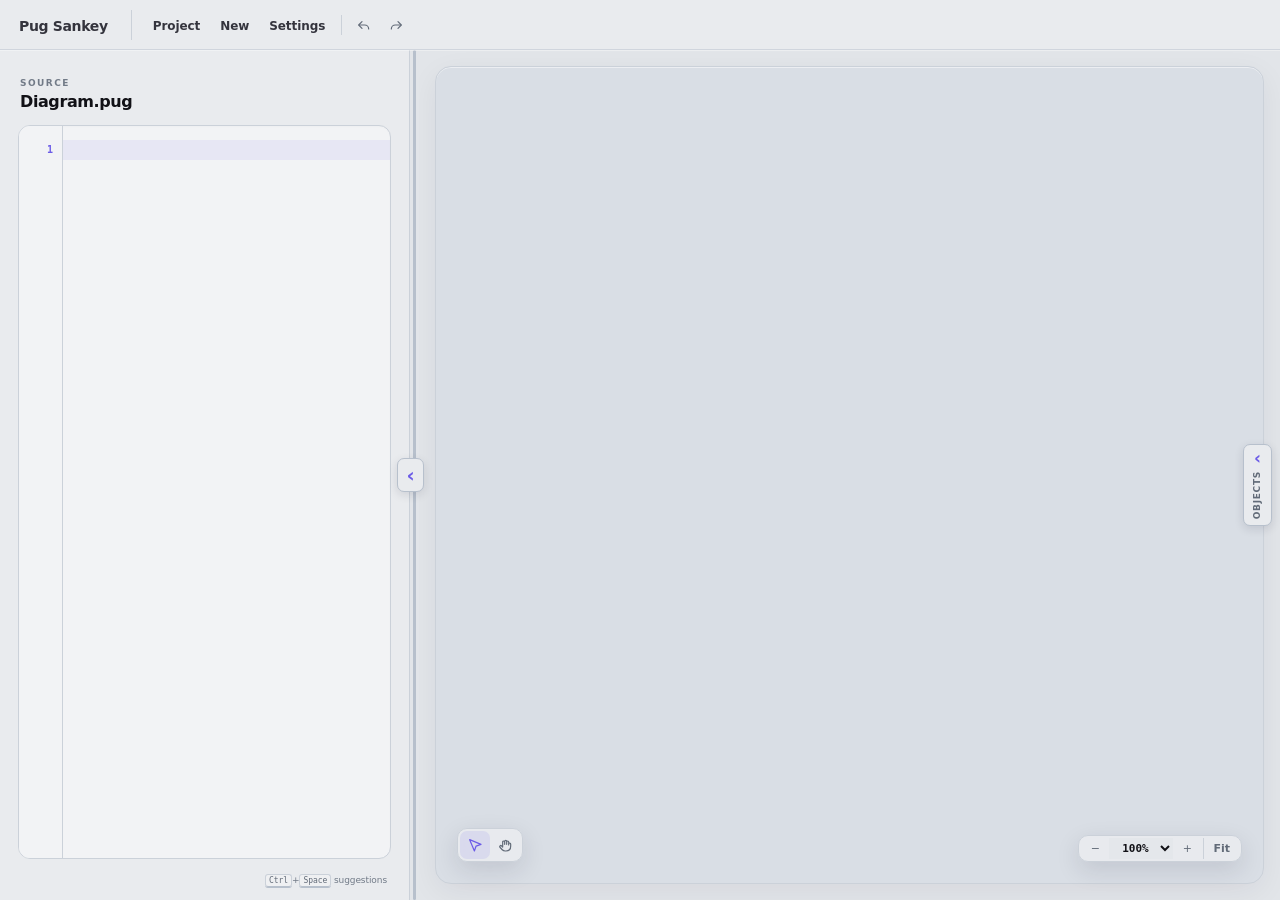
<file: src/pug_sankey/web/index.html>
<!doctype html>
<html lang="en">
  <head>
    <meta charset="UTF-8" />
    <meta name="viewport" content="width=device-width, initial-scale=1.0" />
    <meta name="description" content="Build source-first Sankey diagrams from indented text." />
    <link rel="icon" href="data:," />
    <title>Pug Sankey</title>
    <script>
      (() => {
        let preference = "system";
        try {
          const saved = localStorage.getItem("pug-sankey-theme-v2");
          if (["system", "light", "dark"].includes(saved)) preference = saved;
        } catch { /* Storage may be blocked; still follow the system. */ }
        document.documentElement.dataset.themePreference = preference;
        document.documentElement.dataset.theme = preference === "system"
          ? (matchMedia("(prefers-color-scheme: dark)").matches ? "dark" : "light") : preference;
      })();
    </script>
    <link rel="stylesheet" href="sankey.css" />
    <link rel="stylesheet" href="styles.css" />
  </head>
  <body>
    <header class="app-toolbar">
      <details class="toolbar-menu about-menu" name="application-menu">
        <summary>Pug Sankey</summary>
        <div class="toolbar-popover">
          <strong>ABOUT</strong>
          <a href="https://github.com/briday1/pug-sankey" target="_blank" rel="noopener">Git repository</a>
          <a href="docs.html" target="_blank" rel="noopener">Open Documentation</a>
        </div>
      </details>
      <nav class="global-actions" aria-label="Application menu">
        <details class="toolbar-menu file-menu" name="application-menu">
          <summary>Project</summary>
          <div class="toolbar-popover">
            <strong>SOURCE</strong>
            <button id="new-pug" type="button">New Pug</button>
            <button id="load-source" type="button">Open Pug…</button>
            <button id="save-source" type="button">Save</button>
            <button id="save-source-as" type="button">Save As…</button>
            <span class="menu-separator"></span>
            <strong>DIAGRAM</strong>
            <button id="open-copy-export" type="button">Copy diagram…</button>
            <button id="open-save-export" type="button">Export diagram…</button>
          </div>
        </details>
        <details class="toolbar-menu new-menu" name="application-menu">
          <summary>New</summary>
          <div class="toolbar-popover"><button id="add-node" type="button">Node</button><button id="add-flow" type="button">Flow</button></div>
        </details>
        <details class="toolbar-menu settings-menu" name="application-menu">
          <summary>Settings</summary>
          <div class="toolbar-popover">
            <button class="theme-toggle" id="theme" type="button" aria-label="Toggle light and dark theme" title="Toggle light and dark theme"><span class="theme-sun" aria-hidden="true"><svg viewBox="0 0 24 24"><circle cx="12" cy="12" r="4"></circle><path d="M12 2v2M12 20v2M4.93 4.93l1.42 1.42M17.65 17.65l1.42 1.42M2 12h2M20 12h2M4.93 19.07l1.42-1.42M17.65 6.35l1.42-1.42"></path></svg></span><span class="theme-moon" aria-hidden="true"><svg viewBox="0 0 24 24"><path d="M20.5 14.1A8.5 8.5 0 0 1 9.9 3.5 8.5 8.5 0 1 0 20.5 14.1Z"></path></svg></span><span>Editor theme</span><small id="theme-value"></small></button>
            <label class="vim-toggle menu-setting"><span>Vim mode</span><input id="vim-mode" type="checkbox" role="switch" /></label>
            <span class="menu-separator"></span>
            <button id="open-diagram-appearance" type="button">Diagram settings…</button>
          </div>
        </details>
        <span class="toolbar-divider" aria-hidden="true"></span>
        <button class="icon-tool" id="undo-canvas" type="button" aria-label="Undo" title="Undo"><svg viewBox="0 0 24 24" aria-hidden="true"><path d="M9 7 4 12l5 5"></path><path d="M5 12h8a6 6 0 0 1 6 6"></path></svg></button>
        <button class="icon-tool" id="redo-canvas" type="button" aria-label="Redo" title="Redo"><svg viewBox="0 0 24 24" aria-hidden="true"><path d="m15 7 5 5-5 5"></path><path d="M19 12h-8a6 6 0 0 0-6 6"></path></svg></button>
      </nav>
      <input id="source-file" type="file" accept=".pug,text/plain" hidden />
    </header>

    <main class="layers-collapsed">
      <aside id="source-panel" aria-label="Diagram source">
        <div class="panel-title"><div><span class="eyebrow">SOURCE</span><h1>Diagram.pug</h1></div></div>
        <div class="editor-shell">
          <div class="current-line" id="current-line" aria-hidden="true"></div>
          <div class="line-numbers" id="line-numbers" aria-hidden="true"></div>
          <div class="vim-block-cursor" id="vim-block-cursor" aria-hidden="true" hidden></div>
          <div id="source" role="textbox" aria-label="Diagram source" aria-describedby="editor-hint" aria-multiline="true" contenteditable="plaintext-only" autocapitalize="off" spellcheck="false"></div>
          <div class="completion-menu" id="completion-menu" role="listbox" aria-label="Source completions" hidden></div>
        </div>
        <div class="editor-hint" id="editor-hint"><p class="status" id="status" role="status"></p><span class="editor-hint-actions"><span class="completion-hint"><kbd>Ctrl</kbd>+<kbd>Space</kbd> suggestions</span><strong id="vim-status" hidden></strong></span></div>
      </aside>

      <button class="source-toggle panel-toggle" id="toggle-source" type="button" aria-controls="source-panel" aria-expanded="true" aria-label="Hide source panel" title="Hide source panel"><span class="toggle-arrow" aria-hidden="true">‹</span><span class="toggle-label">Source</span></button>

      <div class="panel-resizer" id="panel-resizer" role="separator" aria-label="Resize source panel" aria-controls="source-panel" aria-orientation="vertical" tabindex="0"></div>

      <section class="preview" aria-label="Diagram canvas">
        <div class="canvas-shell" tabindex="0" title="Mouse wheel to zoom; two-finger touchpad gesture to pan"><div id="diagram"></div><div class="canvas-toast" id="canvas-toast" role="status" aria-live="polite"></div><section class="canvas-inspector" id="canvas-inspector" hidden><div class="inspector-drag-handle">Properties</div><div id="inspector-content"></div><div class="inspector-footer"><button id="save-reusable-style" class="inspector-preset-bar" type="button" hidden>Save as preset</button><div class="inspector-footer-row"><button id="delete-selection" class="danger" type="button">Delete</button><button id="close-inspector" type="button">Close</button></div></div></section><aside class="inspector-sidecar" id="inspector-sidecar" hidden aria-label="Detailed settings"><div class="sidecar-header"><span id="sidecar-title">Settings</span><button id="sidecar-close" type="button" aria-label="Close settings">×</button></div><div class="sidecar-content" id="sidecar-content"></div><span class="sidecar-pointer" id="sidecar-pointer" aria-hidden="true"></span></aside></div>
        <div class="zoom-controls canvas-zoom-controls" aria-label="Canvas zoom"><button id="zoom-out" type="button" title="Zoom out">−</button><select id="canvas-zoom" aria-label="Canvas zoom"><option value="50">50%</option><option value="75">75%</option><option value="100" selected>100%</option><option value="125">125%</option><option value="150">150%</option><option value="200">200%</option></select><button id="zoom-in" type="button" title="Zoom in">+</button><button id="zoom-fit" type="button">Fit</button></div>
        <div class="zoom-controls canvas-mode-controls" aria-label="Canvas mode"><button id="mode-select" type="button" class="mode-active" aria-label="Select mode" aria-pressed="true" title="Select mode — click and drag elements (V)"><svg viewBox="0 0 24 24" aria-hidden="true"><path d="m4 4 7.1 17 2.5-7.4L21 11.1 4 4Z"></path></svg></button><button id="mode-pan" type="button" aria-label="Pan mode" aria-pressed="false" title="Pan mode — drag to move around the canvas (H)"><svg viewBox="0 0 24 24" aria-hidden="true"><path d="M8.5 11V7.5a1.5 1.5 0 0 1 3 0V11 6.5a1.5 1.5 0 0 1 3 0V11 7.5a1.5 1.5 0 0 1 3 0V12 10.5a1.5 1.5 0 0 1 3 0V14c0 4.1-2.9 7-7 7h-1.2a6 6 0 0 1-4.4-1.9L4.4 15.4a1.6 1.6 0 0 1 2.3-2.2L8.5 15v-4Z"></path></svg></button></div>
      </section>

      <div class="graph-panel-resizer" id="graph-panel-resizer" role="separator" aria-label="Resize objects panel" aria-controls="layers-panel" aria-orientation="vertical" tabindex="0"></div>

      <button class="layers-toggle panel-toggle" id="toggle-layers" type="button" aria-controls="layers-panel" aria-expanded="false" aria-label="Show objects panel" title="Show objects panel"><span class="toggle-arrow" aria-hidden="true">‹</span><span class="toggle-label">Objects</span></button>

      <aside class="layers-panel" id="layers-panel" aria-label="Objects">
        <div class="layers-title"><div><small>DIAGRAM</small><h2>Objects</h2></div></div>
        <section class="objects-browser" aria-label="Diagram objects">
          <details class="object-section" open><summary>Nodes <small id="node-count">0</small></summary><div class="object-list" id="nodes-list" role="list" aria-label="Nodes in this diagram"></div></details>
          <details class="object-section" open><summary>Flows <small id="flow-count">0</small></summary><div class="object-list" id="flows-list" role="list" aria-label="Flows in this diagram"></div></details>
        </section>
      </aside>
    </main>
    <dialog id="diagram-appearance">
      <form id="diagram-appearance-form" style="padding:16px">
        <div class="dialog-title"><h2>Diagram settings</h2></div>
        <p class="dialog-help">Saved with your Pug source and applied to exported diagrams.</p>
        <div class="builder-grid">
          <label class="builder-wide">Flow theme<select name="theme" aria-describedby="diagram-theme-help"></select><small id="diagram-theme-help" class="dialog-help"></small></label>
          <label>Background<input name="background" placeholder="Automatic · e.g. #18181f"></label>
          <label>Color blending (%)<input name="blend" type="number" min="0" max="100" step="1" placeholder="60"></label>
          <label>Names<select name="node-labels"><option value="show">Show</option><option value="hide">Hide</option></select></label>
          <label>Totals<select name="node-values"><option value="show">Show</option><option value="hide">Hide</option></select></label>
          <label>Flow labels<select name="flow-labels"><option value="show">Show</option><option value="hide">Hide</option></select></label>
          <label>Flow values<select name="flow-values"><option value="show">Show</option><option value="hide">Hide</option></select></label>
          <label>Name color<input name="label-color" placeholder="Automatic · e.g. #dce4e7"></label>
          <label>Total color<input name="node-value-color" placeholder="Automatic · e.g. #91a1ab"></label>
          <label>Flow value color<input name="flow-value-color" placeholder="Automatic · e.g. #f2c879"></label>
          <label>Font family<input name="font" placeholder="Automatic · e.g. Arial"></label>
          <label>Name size<input name="label-font-size" type="number" min="1" max="96" step="0.5" placeholder="11"></label>
          <label>Value size<input name="value-font-size" type="number" min="1" max="96" step="0.5" placeholder="9"></label>
        </div>
        <p id="appearance-error" class="dialog-error" role="alert"></p>
        <div class="dialog-actions"><button id="appearance-cancel" type="button">Cancel</button><button class="primary" type="submit">Apply</button></div>
      </form>
    </dialog>
    <dialog id="element-builder">
      <form id="element-builder-form">
        <div class="dialog-title"><h2 id="element-builder-title">Add node</h2></div>
        <p class="dialog-help">Add a node or a weighted flow to this diagram.</p>
        <div class="builder-grid">
          <label class="flow-only">From<select id="builder-from-id"></select></label>
          <label class="flow-only">To<select id="builder-to-id"></select></label>
          <label class="flow-only">Value<input id="builder-value" type="number" min="0" step="any" value="10"></label>
          <label class="node-only">ID<input id="builder-id" pattern="[A-Za-z][A-Za-z0-9_-]*" placeholder="unique-id"></label>
          <label class="node-only">Label<input id="builder-label" placeholder="Optional visible text"></label>
          <label>Color<input id="builder-color" placeholder="Hex, RGB, or named color"></label>
          <label class="flow-only builder-wide">Flow label<input id="builder-flow-label" placeholder="Optional ribbon text"></label>
        </div>
        <p class="dialog-error" id="builder-error" role="alert"></p>
        <div class="dialog-actions"><button type="button" id="builder-cancel">Cancel</button><button class="primary" id="builder-submit" value="default">Create</button></div>
      </form>
    </dialog>
    <dialog id="annotation-builder">
      <form method="dialog" id="annotation-builder-form">
        <div class="dialog-title"><div><small>CANVAS BUILDER</small><h2>Add annotation</h2></div></div>
        <p class="dialog-help" id="annotation-builder-help">Add another annotation to the selected node.</p>
        <div class="builder-grid">
          <label id="annotation-builder-position-row">Position<select id="annotation-builder-position"><option value="above">Above</option><option value="below">Below</option></select></label>
          <label>Type<select id="annotation-builder-type"><option value="">Default annotation</option></select></label>
          <label class="builder-wide">Text<textarea id="annotation-builder-text" rows="3" required>Annotation</textarea></label>
          <label>Color<input id="annotation-builder-color" placeholder="Hex, RGB, or named color"></label>
          <label>Font size<input id="annotation-builder-font-size" type="number" min="1" placeholder="12"></label>
          <label>Font family<input id="annotation-builder-font-family" placeholder="Optional"></label>
          <label>Weight<select id="annotation-builder-font-weight"><option value="">Default</option><option>normal</option><option>500</option><option>600</option><option>bold</option></select></label>
          <label>Style<select id="annotation-builder-font-style"><option value="">Default</option><option>normal</option><option>italic</option><option>oblique</option></select></label>
          <label>Decoration<select id="annotation-builder-decoration"><option value="">Default</option><option>none</option><option>underline</option><option>line-through</option><option>overline</option></select></label>
          <label>Text border<input id="annotation-builder-text-outline" placeholder="Hex, RGB, or named color"></label>
          <label>Border width<input id="annotation-builder-text-outline-width" type="number" min="0" step="0.5" placeholder="0"></label>
        </div>
        <p class="dialog-error" id="annotation-builder-error" role="alert"></p>
        <div class="dialog-actions"><button value="cancel">Cancel</button><button class="primary" value="default">Add Annotation</button></div>
      </form>
    </dialog>
    <dialog class="export-dialog" id="copy-export-dialog">
      <form class="export-form" method="dialog" id="copy-export-form">
        <div class="dialog-title"><div><small>EXPORT</small><h2>Copy diagram</h2></div></div>
        <p class="export-help">Choose a format to copy the diagram.</p>
        <div class="builder-grid">
          <label>Format<select id="copy-export-format"><option value="png">PNG image</option><option value="svg">SVG vector</option></select></label>
          <label id="copy-export-dpi-row">PNG resolution<select id="copy-export-dpi"><option value="96">96 DPI</option><option value="150">150 DPI</option><option value="300" selected>300 DPI</option><option value="600">600 DPI</option></select></label>
        </div>
        <div class="dialog-actions"><button value="cancel">Cancel</button><button class="primary" value="default">Copy</button></div>
      </form>
    </dialog>
    <dialog class="export-dialog" id="save-export-dialog">
      <form class="export-form" method="dialog" id="save-export-form">
        <div class="dialog-title"><div><small>EXPORT</small><h2>Save diagram</h2></div></div>
        <p class="export-help">Choose a format to save the diagram.</p>
        <div class="builder-grid">
          <label>Format<select id="save-export-format"><option value="png">PNG image</option><option value="svg">SVG vector</option></select></label>
          <label id="save-export-dpi-row">PNG resolution<select id="save-export-dpi"><option value="96">96 DPI</option><option value="150">150 DPI</option><option value="300" selected>300 DPI</option><option value="600">600 DPI</option></select></label>
        </div>
        <div class="dialog-actions"><button value="cancel">Cancel</button><button class="primary" value="default">Save</button></div>
      </form>
    </dialog>
    <div class="color-picker-popup" id="color-picker-popup" role="dialog" aria-label="Choose color" hidden>
      <div class="color-picker-heading"><span id="color-picker-preview" aria-hidden="true"></span><strong>Color</strong><output id="color-picker-summary">H 0° · S 0% · V 0%</output></div>
      <div class="color-picker-surface-wrap"><canvas id="color-picker-saturation" width="260" height="180" tabindex="0" role="slider" aria-label="Saturation and value" aria-valuetext="Saturation 0%, value 0%"></canvas><span id="color-picker-marker" aria-hidden="true"></span></div>
      <label class="color-picker-hue"><span>Hue</span><input id="color-picker-hue" type="range" min="0" max="359" value="0" aria-label="Hue"></label>
      <label class="color-picker-alpha"><span>Opacity</span><input id="color-picker-alpha" type="range" min="0" max="100" value="100" aria-label="Opacity"><output id="color-picker-alpha-value">100%</output></label>
      <div class="color-picker-hsv">
        <label><span>H</span><input id="color-picker-h" type="number" min="0" max="359" step="1" aria-label="Hue degrees"></label>
        <label><span>S</span><input id="color-picker-s" type="number" min="0" max="100" step="1" aria-label="Saturation percent"></label>
        <label><span>V</span><input id="color-picker-v" type="number" min="0" max="100" step="1" aria-label="Value percent"></label>
      </div>
      <div class="color-picker-actions"><input id="color-picker-value" spellcheck="false" aria-label="Hex color, optionally with alpha" maxlength="9"></div>
    </div>
    <script type="module">import "./app.mjs";</script>
  </body>
</html>
</file>
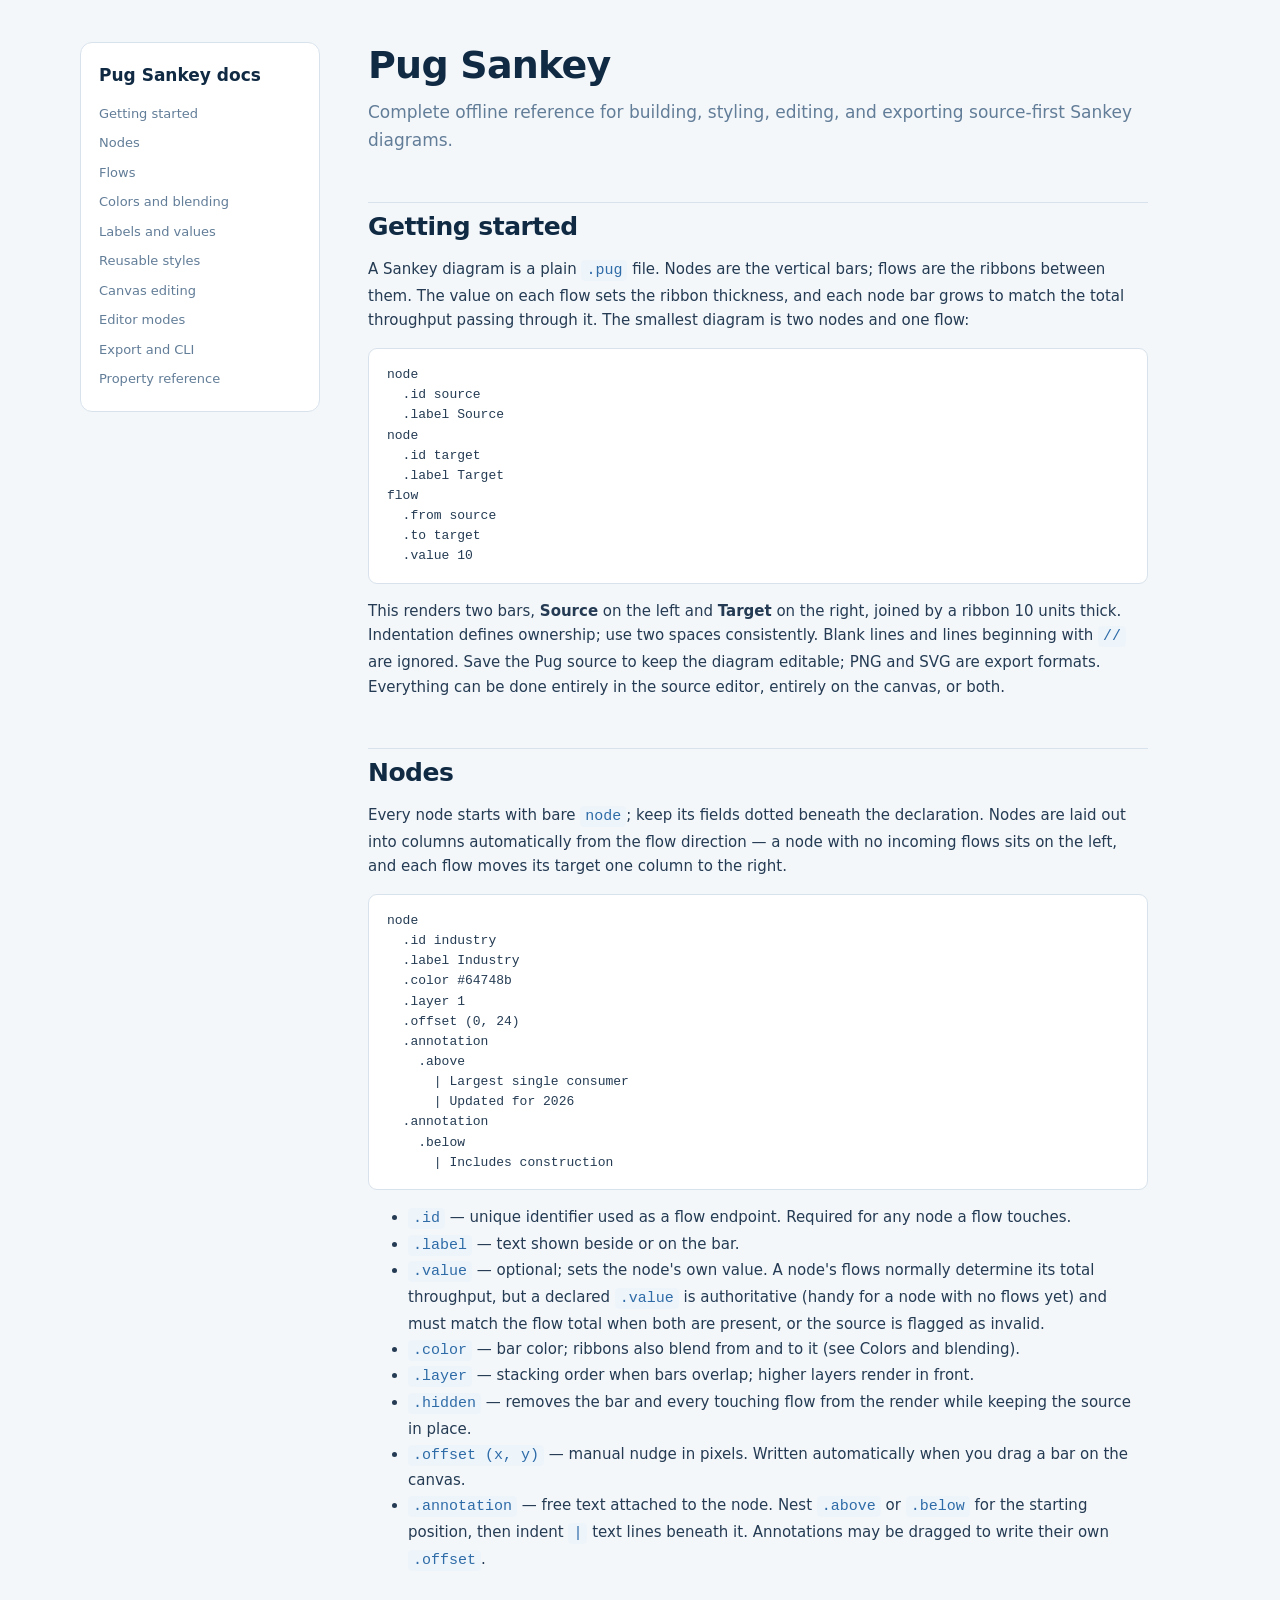
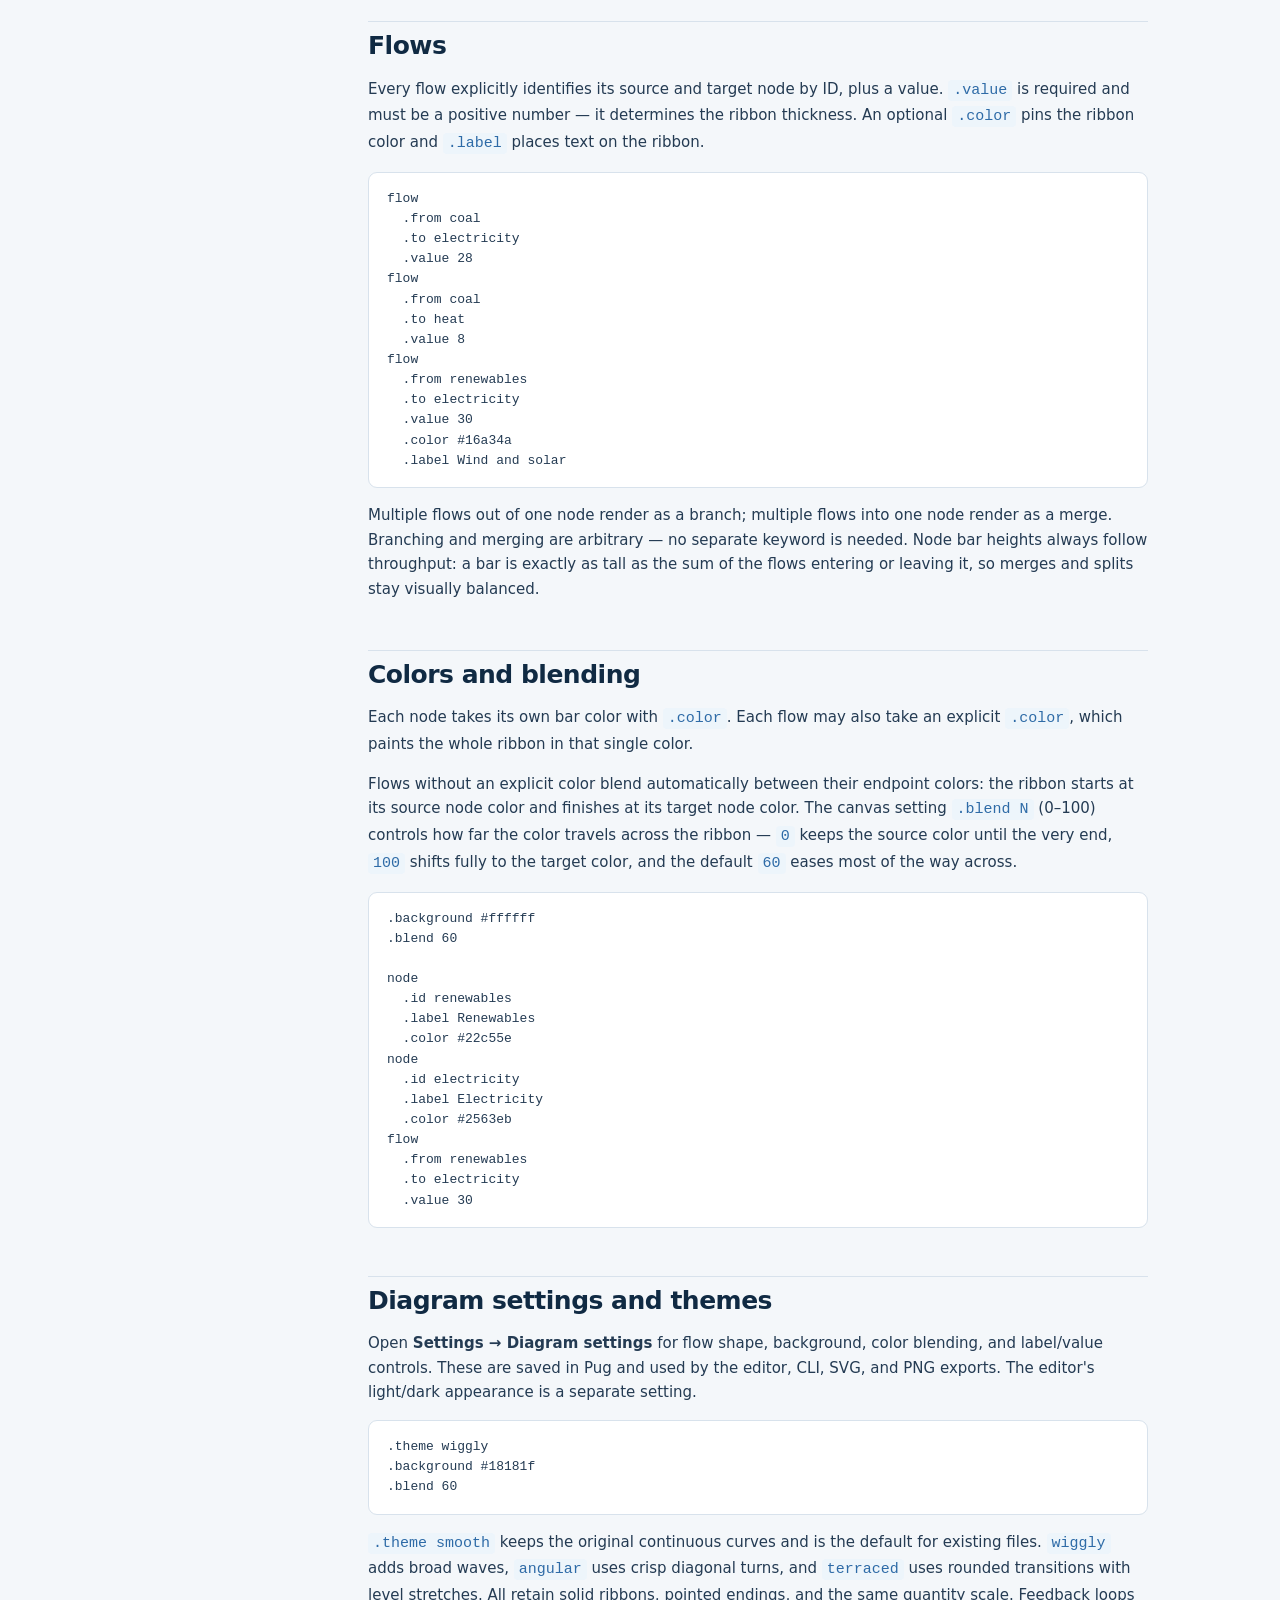
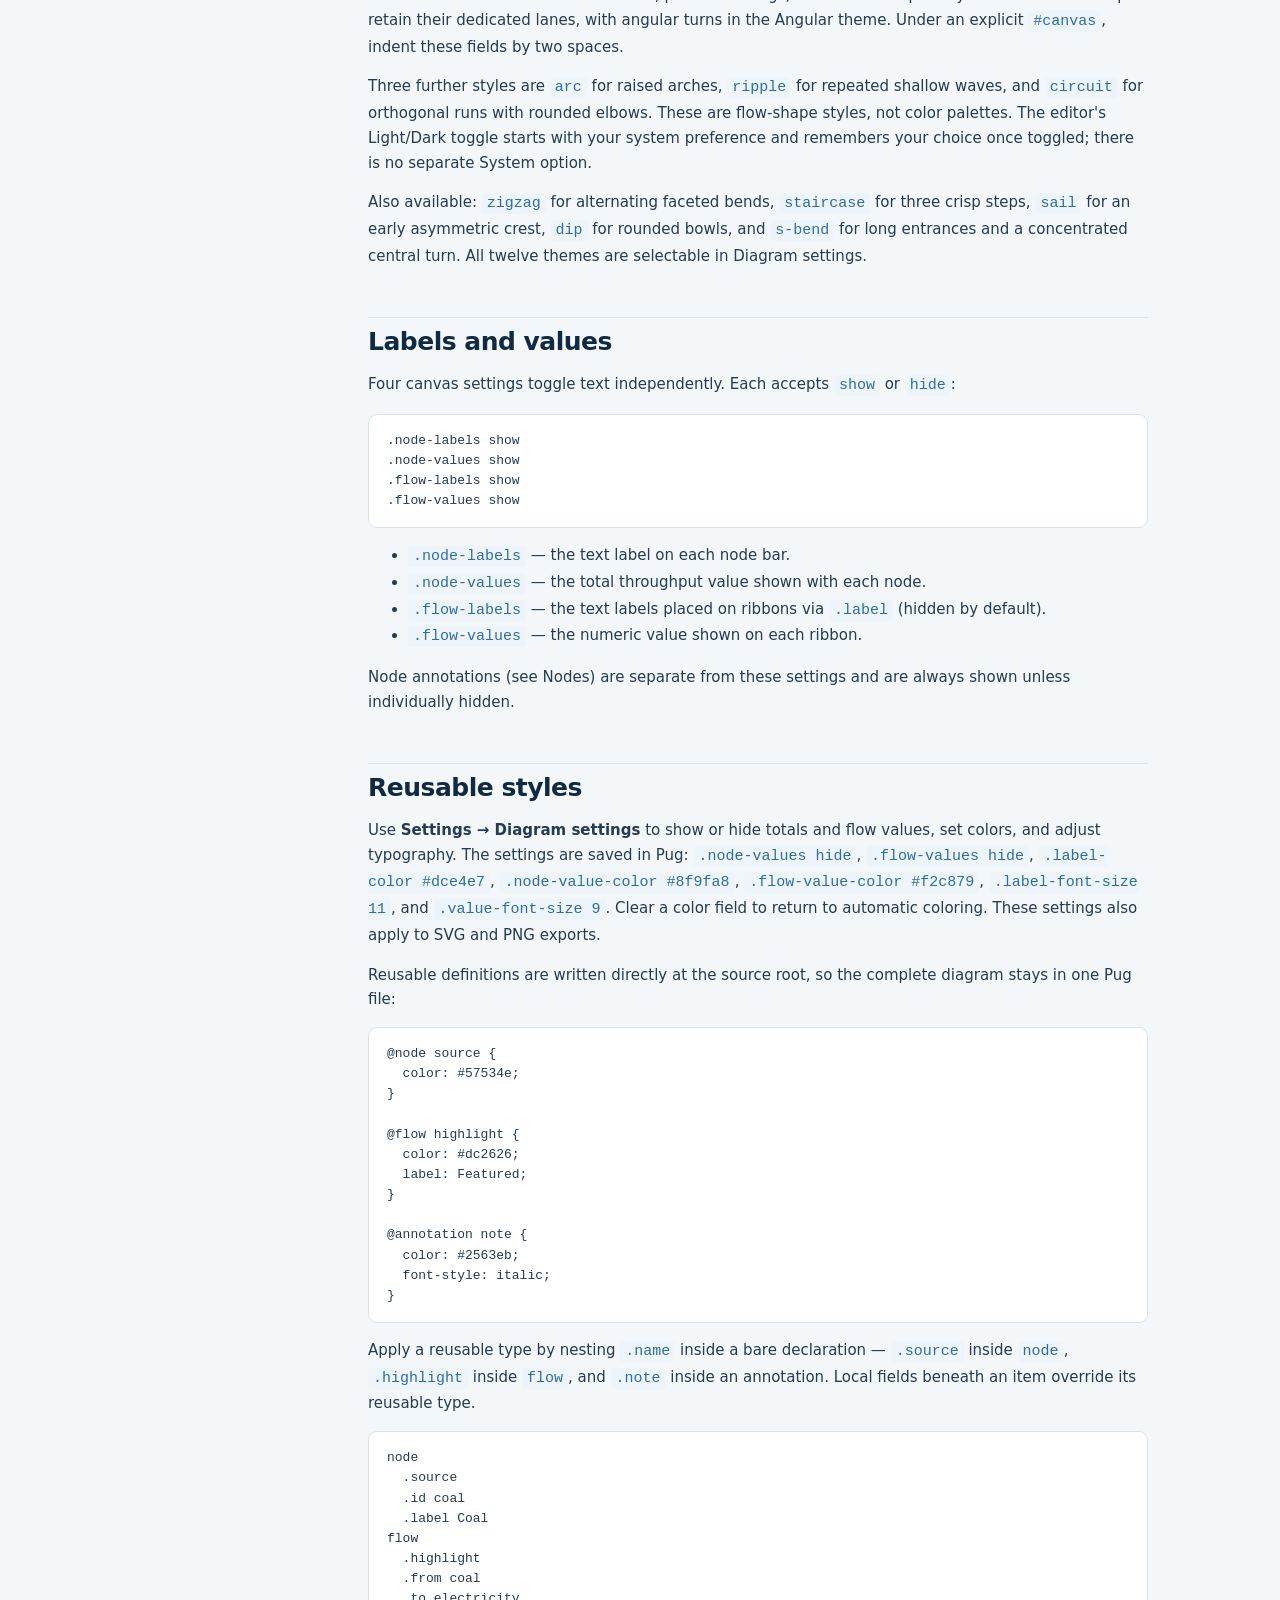
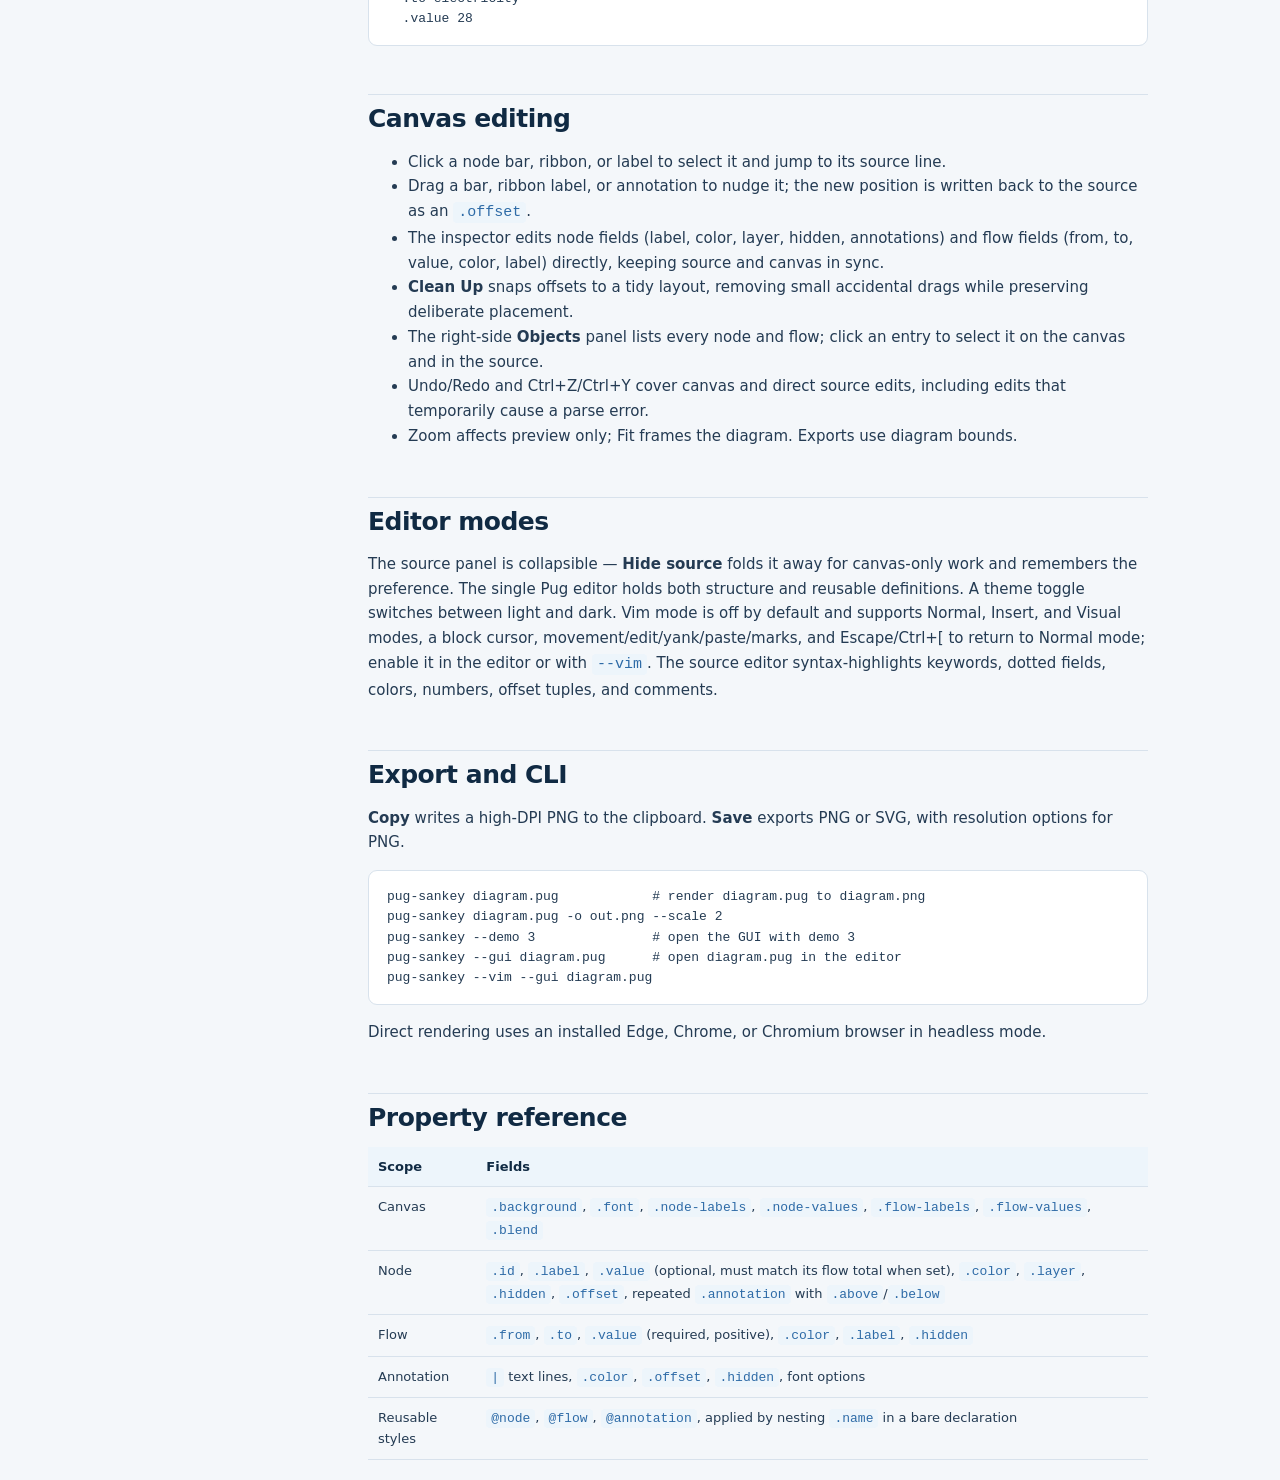
<file: src/pug_sankey/web/docs.html>
<!doctype html>
<html lang="en"><head><meta charset="UTF-8"><meta name="viewport" content="width=device-width,initial-scale=1"><meta name="description" content="Complete offline Pug Sankey documentation"><link rel="icon" href="data:,"><link rel="stylesheet" href="docs.css"><title>Pug Sankey documentation</title></head>
<body><div class="layout">
<nav><strong>Pug Sankey docs</strong><a href="#start">Getting started</a><a href="#nodes">Nodes</a><a href="#flows">Flows</a><a href="#colors">Colors and blending</a><a href="#labels">Labels and values</a><a href="#styles">Reusable styles</a><a href="#canvas-ui">Canvas editing</a><a href="#editor">Editor modes</a><a href="#export">Export and CLI</a><a href="#reference">Property reference</a></nav>
<main>
<h1>Pug Sankey</h1><p class="lede">Complete offline reference for building, styling, editing, and exporting source-first Sankey diagrams.</p>

<h2 id="start">Getting started</h2><p>A Sankey diagram is a plain <code>.pug</code> file. Nodes are the vertical bars; flows are the ribbons between them. The value on each flow sets the ribbon thickness, and each node bar grows to match the total throughput passing through it. The smallest diagram is two nodes and one flow:</p>
<pre><code>node
  .id source
  .label Source
node
  .id target
  .label Target
flow
  .from source
  .to target
  .value 10</code></pre>
<p>This renders two bars, <strong>Source</strong> on the left and <strong>Target</strong> on the right, joined by a ribbon 10 units thick. Indentation defines ownership; use two spaces consistently. Blank lines and lines beginning with <code>//</code> are ignored. Save the Pug source to keep the diagram editable; PNG and SVG are export formats. Everything can be done entirely in the source editor, entirely on the canvas, or both.</p>

<h2 id="nodes">Nodes</h2><p>Every node starts with bare <code>node</code>; keep its fields dotted beneath the declaration. Nodes are laid out into columns automatically from the flow direction — a node with no incoming flows sits on the left, and each flow moves its target one column to the right.</p>
<pre><code>node
  .id industry
  .label Industry
  .color #64748b
  .layer 1
  .offset (0, 24)
  .annotation
    .above
      | Largest single consumer
      | Updated for 2026
  .annotation
    .below
      | Includes construction</code></pre>
<ul><li><code>.id</code> — unique identifier used as a flow endpoint. Required for any node a flow touches.</li><li><code>.label</code> — text shown beside or on the bar.</li><li><code>.value</code> — optional; sets the node's own value. A node's flows normally determine its total throughput, but a declared <code>.value</code> is authoritative (handy for a node with no flows yet) and must match the flow total when both are present, or the source is flagged as invalid.</li><li><code>.color</code> — bar color; ribbons also blend from and to it (see Colors and blending).</li><li><code>.layer</code> — stacking order when bars overlap; higher layers render in front.</li><li><code>.hidden</code> — removes the bar and every touching flow from the render while keeping the source in place.</li><li><code>.offset (x, y)</code> — manual nudge in pixels. Written automatically when you drag a bar on the canvas.</li><li><code>.annotation</code> — free text attached to the node. Nest <code>.above</code> or <code>.below</code> for the starting position, then indent <code>|</code> text lines beneath it. Annotations may be dragged to write their own <code>.offset</code>.</li></ul>

<h2 id="flows">Flows</h2><p>Every flow explicitly identifies its source and target node by ID, plus a value. <code>.value</code> is required and must be a positive number — it determines the ribbon thickness. An optional <code>.color</code> pins the ribbon color and <code>.label</code> places text on the ribbon.</p>
<pre><code>flow
  .from coal
  .to electricity
  .value 28
flow
  .from coal
  .to heat
  .value 8
flow
  .from renewables
  .to electricity
  .value 30
  .color #16a34a
  .label Wind and solar</code></pre>
<p>Multiple flows out of one node render as a branch; multiple flows into one node render as a merge. Branching and merging are arbitrary — no separate keyword is needed. Node bar heights always follow throughput: a bar is exactly as tall as the sum of the flows entering or leaving it, so merges and splits stay visually balanced.</p>

<h2 id="colors">Colors and blending</h2><p>Each node takes its own bar color with <code>.color</code>. Each flow may also take an explicit <code>.color</code>, which paints the whole ribbon in that single color.</p>
<p>Flows without an explicit color blend automatically between their endpoint colors: the ribbon starts at its source node color and finishes at its target node color. The canvas setting <code>.blend N</code> (0–100) controls how far the color travels across the ribbon — <code>0</code> keeps the source color until the very end, <code>100</code> shifts fully to the target color, and the default <code>60</code> eases most of the way across.</p>
<pre><code>.background #ffffff
.blend 60

node
  .id renewables
  .label Renewables
  .color #22c55e
node
  .id electricity
  .label Electricity
  .color #2563eb
flow
  .from renewables
  .to electricity
  .value 30</code></pre>

<h2 id="diagram-settings">Diagram settings and themes</h2>
<p>Open <strong>Settings → Diagram settings</strong> for flow shape, background, color blending, and label/value controls. These are saved in Pug and used by the editor, CLI, SVG, and PNG exports. The editor's light/dark appearance is a separate setting.</p>
<pre><code>.theme wiggly
.background #18181f
.blend 60</code></pre>
<p><code>.theme smooth</code> keeps the original continuous curves and is the default for existing files. <code>wiggly</code> adds broad waves, <code>angular</code> uses crisp diagonal turns, and <code>terraced</code> uses rounded transitions with level stretches. All retain solid ribbons, pointed endings, and the same quantity scale. Feedback loops retain their dedicated lanes, with angular turns in the Angular theme. Under an explicit <code>#canvas</code>, indent these fields by two spaces.</p>
<p>Three further styles are <code>arc</code> for raised arches, <code>ripple</code> for repeated shallow waves, and <code>circuit</code> for orthogonal runs with rounded elbows. These are flow-shape styles, not color palettes. The editor's Light/Dark toggle starts with your system preference and remembers your choice once toggled; there is no separate System option.</p>
<p>Also available: <code>zigzag</code> for alternating faceted bends, <code>staircase</code> for three crisp steps, <code>sail</code> for an early asymmetric crest, <code>dip</code> for rounded bowls, and <code>s-bend</code> for long entrances and a concentrated central turn. All twelve themes are selectable in Diagram settings.</p>
<h2 id="labels">Labels and values</h2><p>Four canvas settings toggle text independently. Each accepts <code>show</code> or <code>hide</code>:</p>
<pre><code>.node-labels show
.node-values show
.flow-labels show
.flow-values show</code></pre>
<ul><li><code>.node-labels</code> — the text label on each node bar.</li><li><code>.node-values</code> — the total throughput value shown with each node.</li><li><code>.flow-labels</code> — the text labels placed on ribbons via <code>.label</code> (hidden by default).</li><li><code>.flow-values</code> — the numeric value shown on each ribbon.</li></ul>
<p>Node annotations (see Nodes) are separate from these settings and are always shown unless individually hidden.</p>

<h2 id="styles">Reusable styles</h2><p>Use <strong>Settings → Diagram settings</strong> to show or hide totals and flow values, set colors, and adjust typography. The settings are saved in Pug: <code>.node-values hide</code>, <code>.flow-values hide</code>, <code>.label-color #dce4e7</code>, <code>.node-value-color #8f9fa8</code>, <code>.flow-value-color #f2c879</code>, <code>.label-font-size 11</code>, and <code>.value-font-size 9</code>. Clear a color field to return to automatic coloring. These settings also apply to SVG and PNG exports.</p><p>Reusable definitions are written directly at the source root, so the complete diagram stays in one Pug file:</p>
<pre><code>@node source {
  color: #57534e;
}

@flow highlight {
  color: #dc2626;
  label: Featured;
}

@annotation note {
  color: #2563eb;
  font-style: italic;
}</code></pre>
<p>Apply a reusable type by nesting <code>.name</code> inside a bare declaration — <code>.source</code> inside <code>node</code>, <code>.highlight</code> inside <code>flow</code>, and <code>.note</code> inside an annotation. Local fields beneath an item override its reusable type.</p>
<pre><code>node
  .source
  .id coal
  .label Coal
flow
  .highlight
  .from coal
  .to electricity
  .value 28</code></pre>

<h2 id="canvas-ui">Canvas editing</h2><ul><li>Click a node bar, ribbon, or label to select it and jump to its source line.</li><li>Drag a bar, ribbon label, or annotation to nudge it; the new position is written back to the source as an <code>.offset</code>.</li><li>The inspector edits node fields (label, color, layer, hidden, annotations) and flow fields (from, to, value, color, label) directly, keeping source and canvas in sync.</li><li><strong>Clean Up</strong> snaps offsets to a tidy layout, removing small accidental drags while preserving deliberate placement.</li><li>The right-side <strong>Objects</strong> panel lists every node and flow; click an entry to select it on the canvas and in the source.</li><li>Undo/Redo and Ctrl+Z/Ctrl+Y cover canvas and direct source edits, including edits that temporarily cause a parse error.</li><li>Zoom affects preview only; Fit frames the diagram. Exports use diagram bounds.</li></ul>

<h2 id="editor">Editor modes</h2><p>The source panel is collapsible — <strong>Hide source</strong> folds it away for canvas-only work and remembers the preference. The single Pug editor holds both structure and reusable definitions. A theme toggle switches between light and dark. Vim mode is off by default and supports Normal, Insert, and Visual modes, a block cursor, movement/edit/yank/paste/marks, and Escape/Ctrl+[ to return to Normal mode; enable it in the editor or with <code>--vim</code>. The source editor syntax-highlights keywords, dotted fields, colors, numbers, offset tuples, and comments.</p>

<h2 id="export">Export and CLI</h2><p><strong>Copy</strong> writes a high-DPI PNG to the clipboard. <strong>Save</strong> exports PNG or SVG, with resolution options for PNG.</p>
<pre><code>pug-sankey diagram.pug            # render diagram.pug to diagram.png
pug-sankey diagram.pug -o out.png --scale 2
pug-sankey --demo 3               # open the GUI with demo 3
pug-sankey --gui diagram.pug      # open diagram.pug in the editor
pug-sankey --vim --gui diagram.pug</code></pre>
<p>Direct rendering uses an installed Edge, Chrome, or Chromium browser in headless mode.</p>

<h2 id="reference">Property reference</h2>
<table><thead><tr><th>Scope</th><th>Fields</th></tr></thead><tbody>
<tr><td>Canvas</td><td><code>.background</code>, <code>.font</code>, <code>.node-labels</code>, <code>.node-values</code>, <code>.flow-labels</code>, <code>.flow-values</code>, <code>.blend</code></td></tr>
<tr><td>Node</td><td><code>.id</code>, <code>.label</code>, <code>.value</code> (optional, must match its flow total when set), <code>.color</code>, <code>.layer</code>, <code>.hidden</code>, <code>.offset</code>, repeated <code>.annotation</code> with <code>.above</code>/<code>.below</code></td></tr>
<tr><td>Flow</td><td><code>.from</code>, <code>.to</code>, <code>.value</code> (required, positive), <code>.color</code>, <code>.label</code>, <code>.hidden</code></td></tr>
<tr><td>Annotation</td><td><code>|</code> text lines, <code>.color</code>, <code>.offset</code>, <code>.hidden</code>, font options</td></tr>
<tr><td>Reusable styles</td><td><code>@node</code>, <code>@flow</code>, <code>@annotation</code>, applied by nesting <code>.name</code> in a bare declaration</td></tr>
</tbody></table>
</main></div></body></html>
</file>
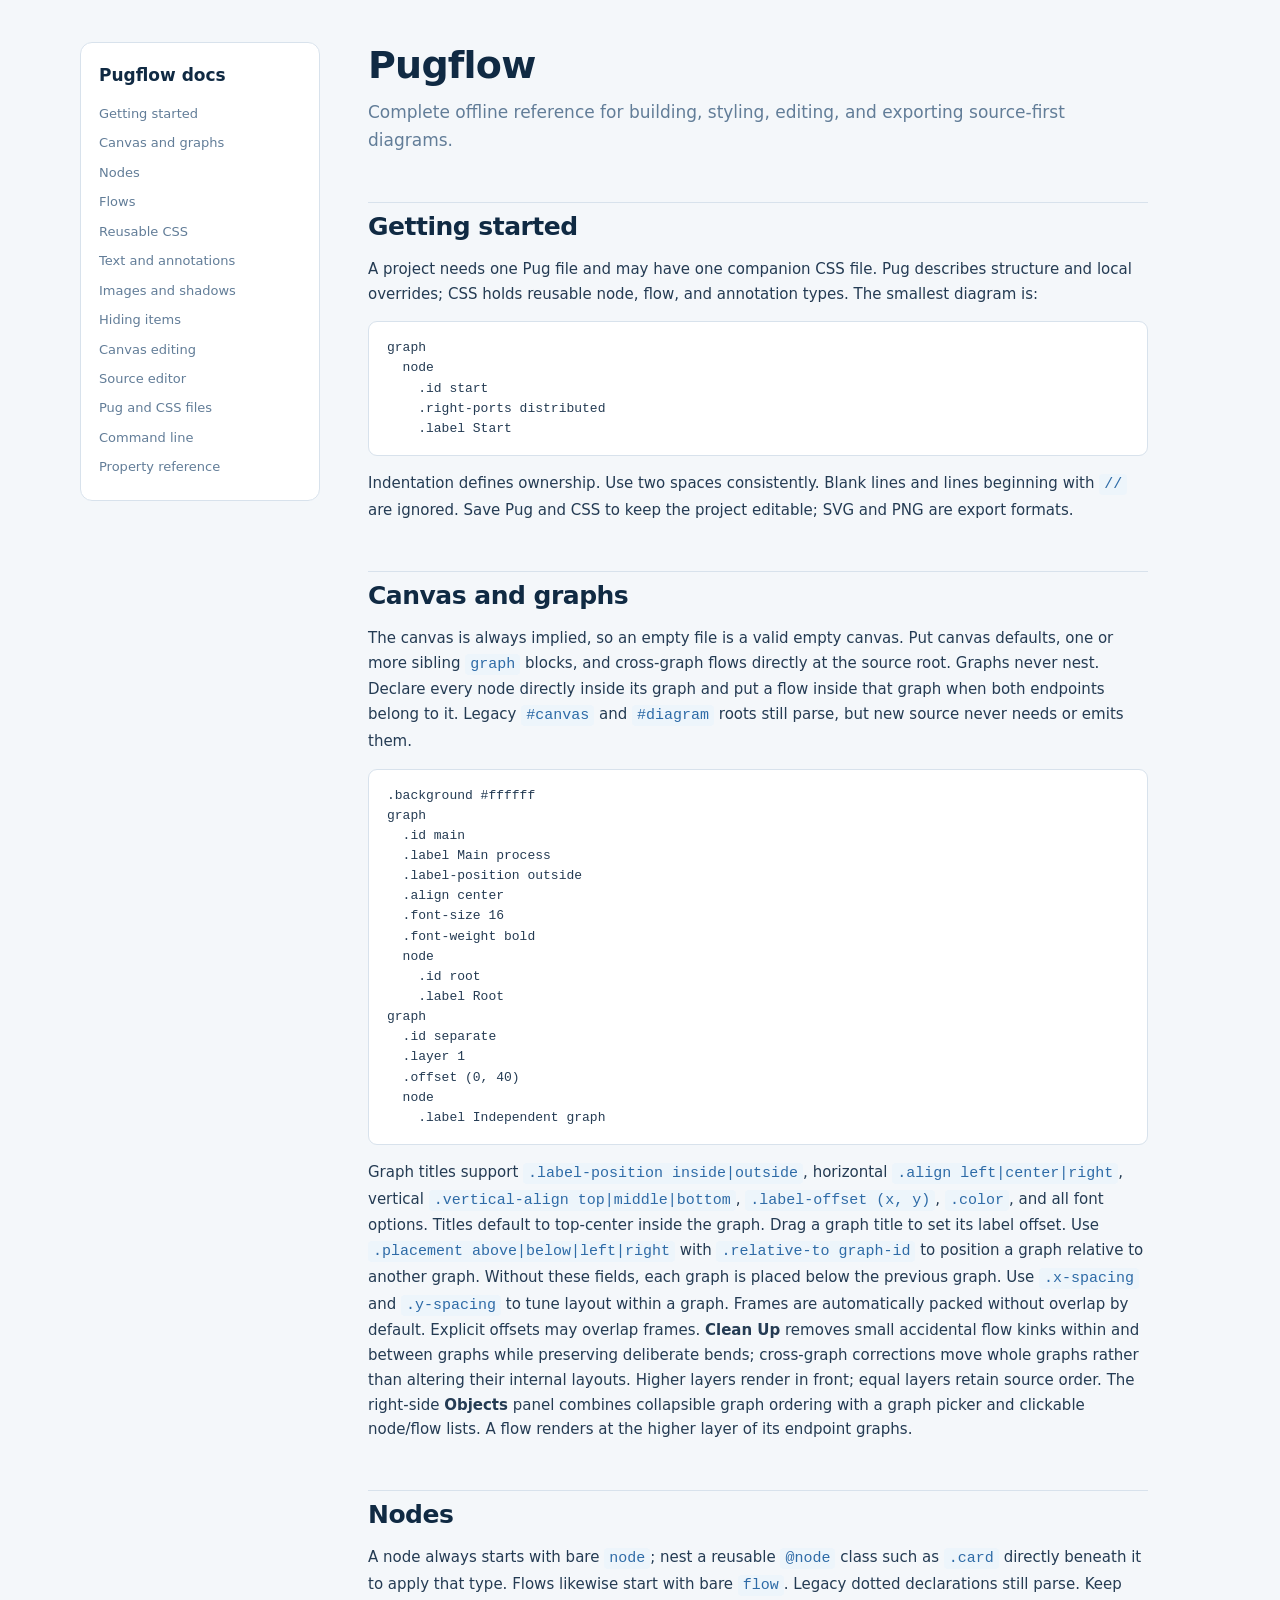
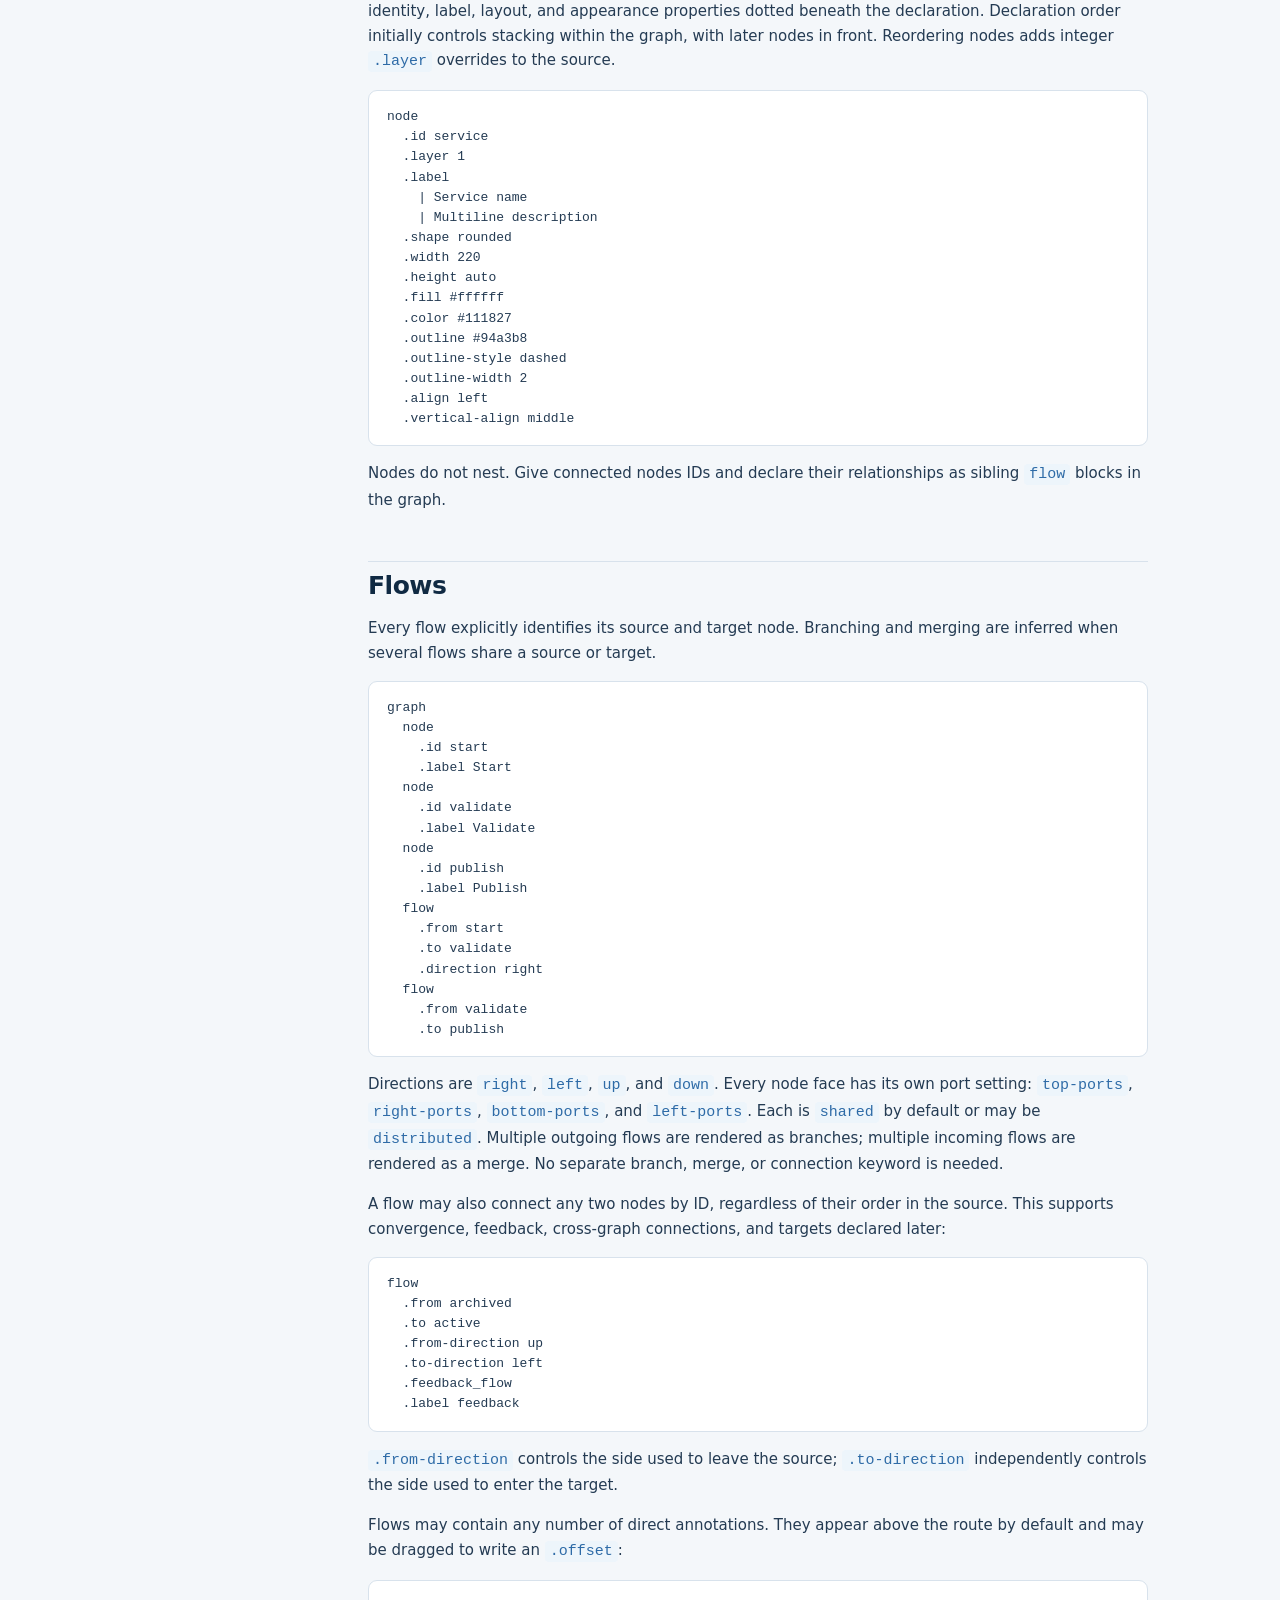
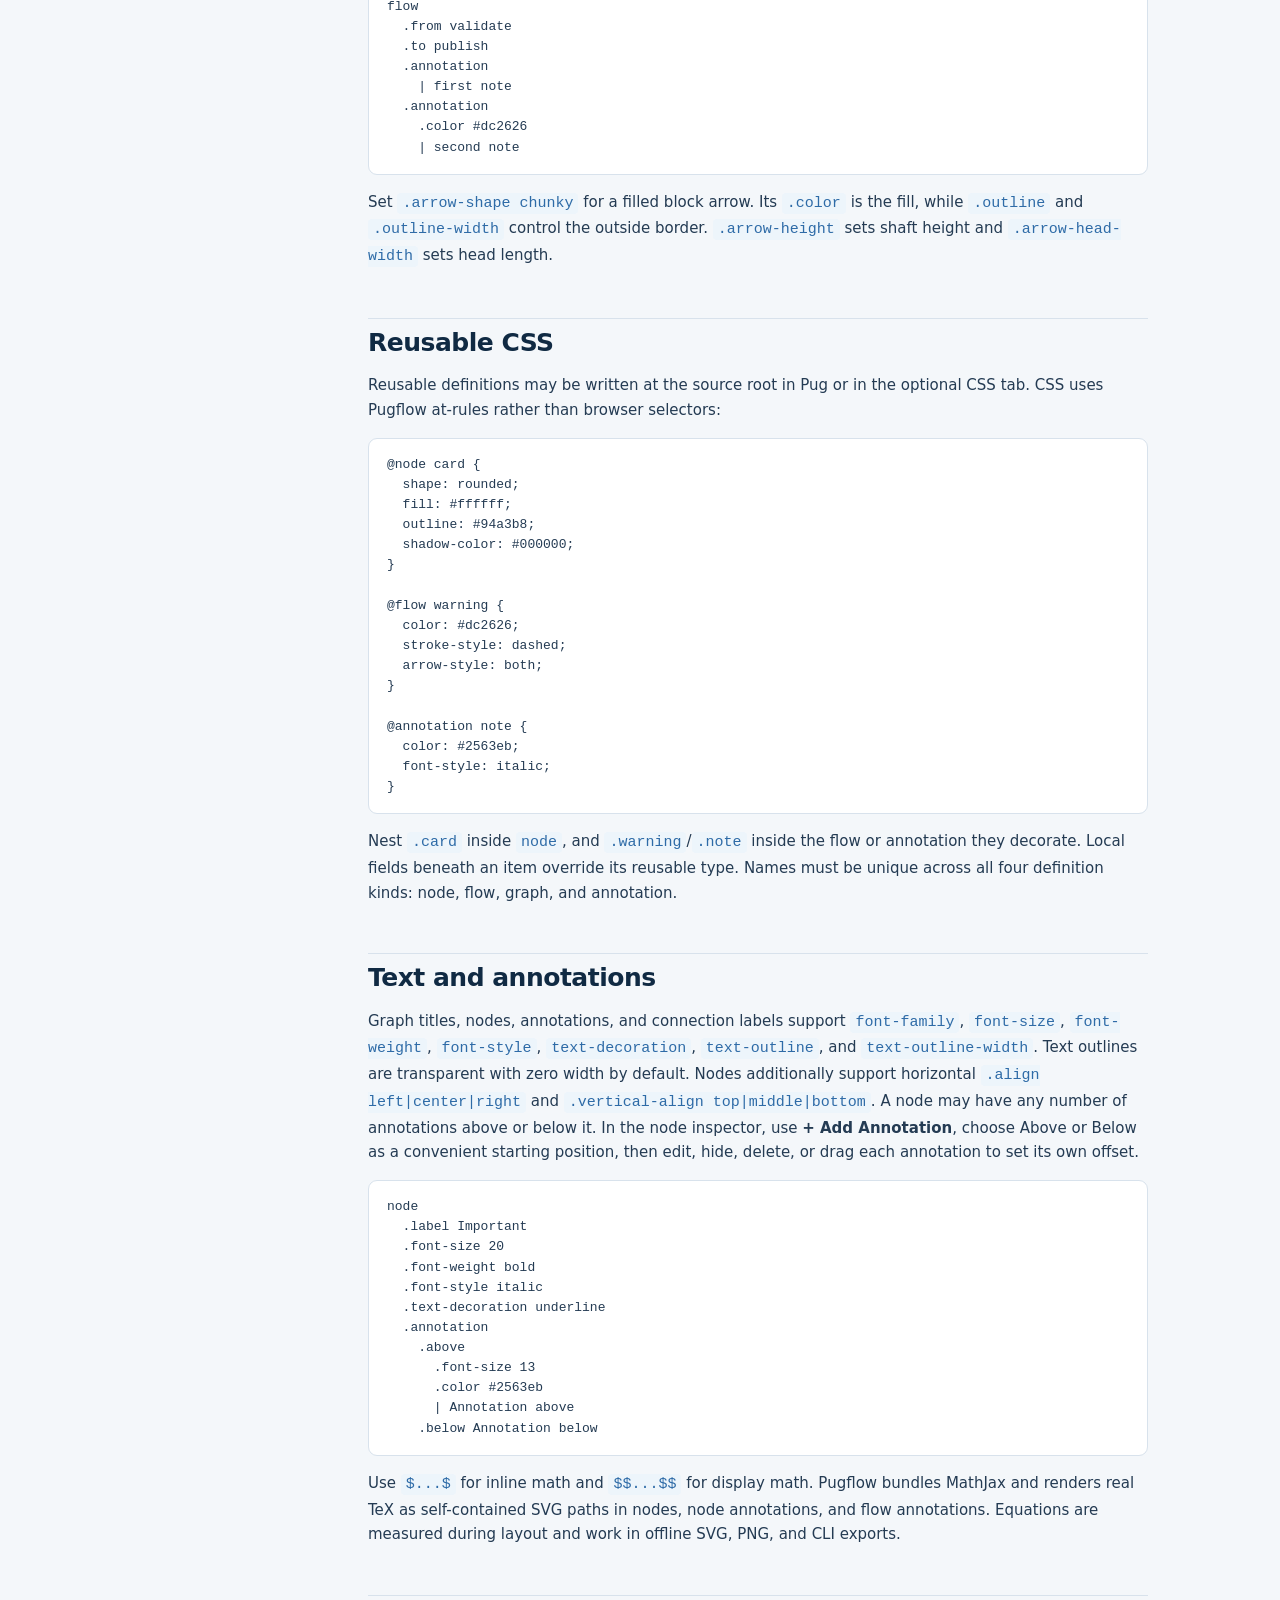
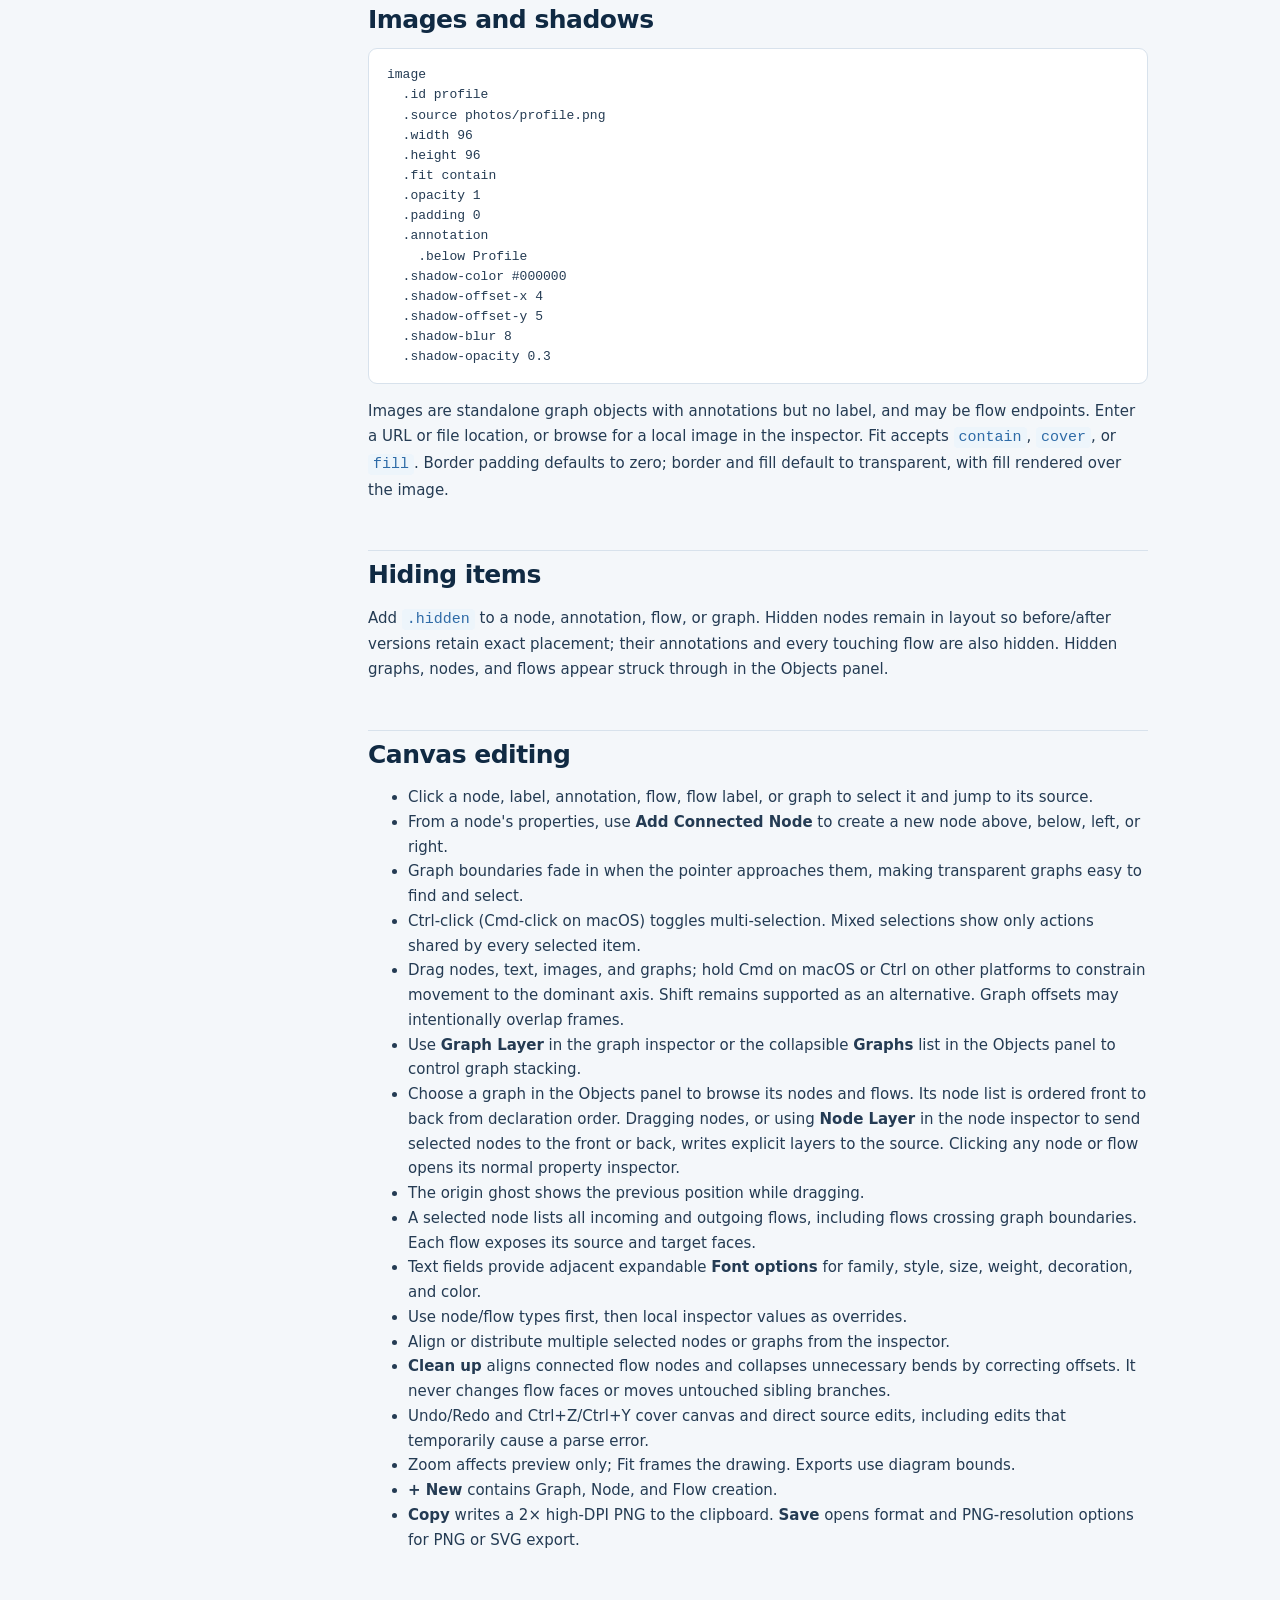
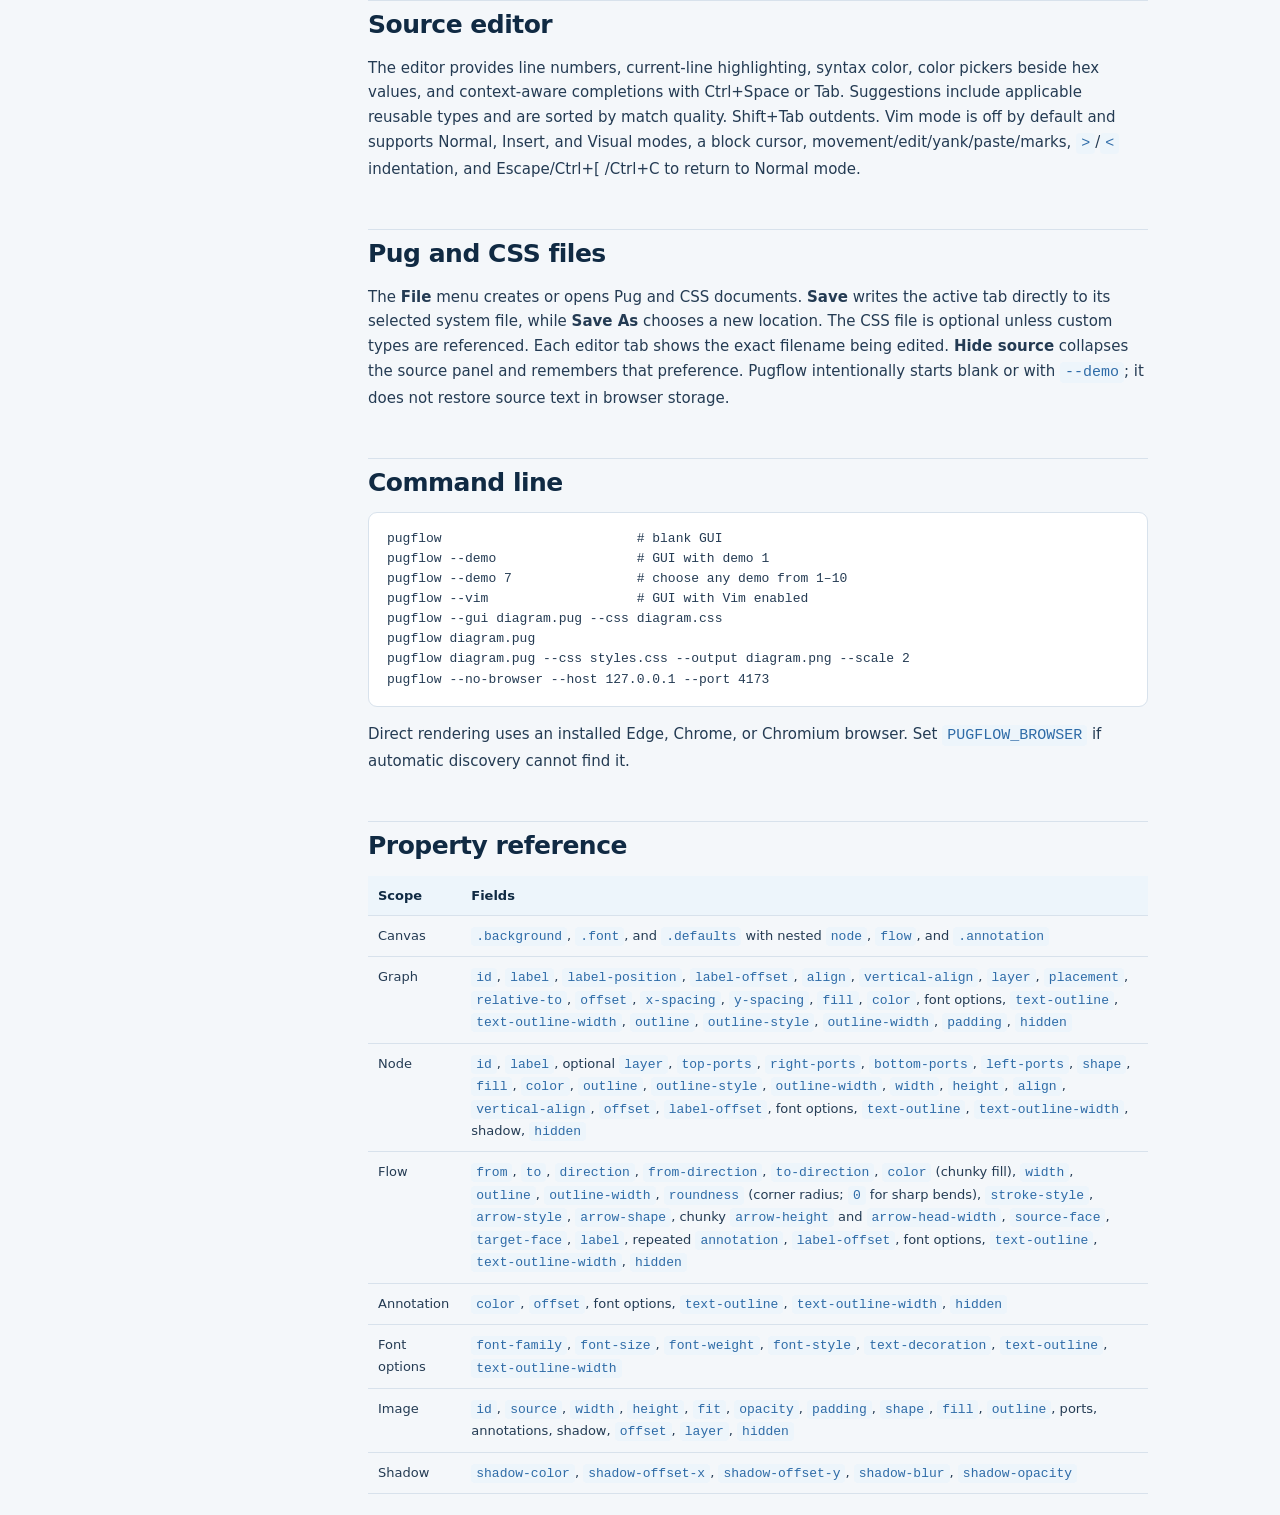
<file: src/pugflow/web/docs.html>
<!doctype html>
<html lang="en"><head><meta charset="UTF-8"><meta name="viewport" content="width=device-width,initial-scale=1"><meta name="description" content="Complete offline Pugflow documentation"><link rel="icon" href="data:,"><link rel="stylesheet" href="docs.css"><title>Pugflow documentation</title></head>
<body><div class="layout">
<nav><strong>Pugflow docs</strong><a href="#start">Getting started</a><a href="#structure">Canvas and graphs</a><a href="#nodes">Nodes</a><a href="#flows">Flows</a><a href="#styles">Reusable CSS</a><a href="#text">Text and annotations</a><a href="#images">Images and shadows</a><a href="#hidden">Hiding items</a><a href="#canvas-ui">Canvas editing</a><a href="#editor">Source editor</a><a href="#files">Pug and CSS files</a><a href="#cli">Command line</a><a href="#reference">Property reference</a></nav>
<main>
<h1>Pugflow</h1><p class="lede">Complete offline reference for building, styling, editing, and exporting source-first diagrams.</p>

<h2 id="start">Getting started</h2><p>A project needs one Pug file and may have one companion CSS file. Pug describes structure and local overrides; CSS holds reusable node, flow, and annotation types. The smallest diagram is:</p>
<pre><code>graph
  node
    .id start
    .right-ports distributed
    .label Start</code></pre>
<p>Indentation defines ownership. Use two spaces consistently. Blank lines and lines beginning with <code>//</code> are ignored. Save Pug and CSS to keep the project editable; SVG and PNG are export formats.</p>

<h2 id="structure">Canvas and graphs</h2><p>The canvas is always implied, so an empty file is a valid empty canvas. Put canvas defaults, one or more sibling <code>graph</code> blocks, and cross-graph flows directly at the source root. Graphs never nest. Declare every node directly inside its graph and put a flow inside that graph when both endpoints belong to it. Legacy <code>#canvas</code> and <code>#diagram</code> roots still parse, but new source never needs or emits them.</p>
<pre><code>.background #ffffff
graph
  .id main
  .label Main process
  .label-position outside
  .align center
  .font-size 16
  .font-weight bold
  node
    .id root
    .label Root
graph
  .id separate
  .layer 1
  .offset (0, 40)
  node
    .label Independent graph</code></pre>
<p>Graph titles support <code>.label-position inside|outside</code>, horizontal <code>.align left|center|right</code>, vertical <code>.vertical-align top|middle|bottom</code>, <code>.label-offset (x, y)</code>, <code>.color</code>, and all font options. Titles default to top-center inside the graph. Drag a graph title to set its label offset. Use <code>.placement above|below|left|right</code> with <code>.relative-to graph-id</code> to position a graph relative to another graph. Without these fields, each graph is placed below the previous graph. Use <code>.x-spacing</code> and <code>.y-spacing</code> to tune layout within a graph. Frames are automatically packed without overlap by default. Explicit offsets may overlap frames. <strong>Clean Up</strong> removes small accidental flow kinks within and between graphs while preserving deliberate bends; cross-graph corrections move whole graphs rather than altering their internal layouts. Higher layers render in front; equal layers retain source order. The right-side <strong>Objects</strong> panel combines collapsible graph ordering with a graph picker and clickable node/flow lists. A flow renders at the higher layer of its endpoint graphs.</p>

<h2 id="nodes">Nodes</h2><p>A node always starts with bare <code>node</code>; nest a reusable <code>@node</code> class such as <code>.card</code> directly beneath it to apply that type. Flows likewise start with bare <code>flow</code>. Legacy dotted declarations still parse. Keep identity, label, layout, and appearance properties dotted beneath the declaration. Declaration order initially controls stacking within the graph, with later nodes in front. Reordering nodes adds integer <code>.layer</code> overrides to the source.</p>
<pre><code>node
  .id service
  .layer 1
  .label
    | Service name
    | Multiline description
  .shape rounded
  .width 220
  .height auto
  .fill #ffffff
  .color #111827
  .outline #94a3b8
  .outline-style dashed
  .outline-width 2
  .align left
  .vertical-align middle</code></pre>
<p>Nodes do not nest. Give connected nodes IDs and declare their relationships as sibling <code>flow</code> blocks in the graph.</p>

<h2 id="flows">Flows</h2><p>Every flow explicitly identifies its source and target node. Branching and merging are inferred when several flows share a source or target.</p>
<pre><code>graph
  node
    .id start
    .label Start
  node
    .id validate
    .label Validate
  node
    .id publish
    .label Publish
  flow
    .from start
    .to validate
    .direction right
  flow
    .from validate
    .to publish</code></pre>
<p>Directions are <code>right</code>, <code>left</code>, <code>up</code>, and <code>down</code>. Every node face has its own port setting: <code>top-ports</code>, <code>right-ports</code>, <code>bottom-ports</code>, and <code>left-ports</code>. Each is <code>shared</code> by default or may be <code>distributed</code>. Multiple outgoing flows are rendered as branches; multiple incoming flows are rendered as a merge. No separate branch, merge, or connection keyword is needed.</p>
<p>A flow may also connect any two nodes by ID, regardless of their order in the source. This supports convergence, feedback, cross-graph connections, and targets declared later:</p>
<pre><code>flow
  .from archived
  .to active
  .from-direction up
  .to-direction left
  .feedback_flow
  .label feedback</code></pre>
<p><code>.from-direction</code> controls the side used to leave the source; <code>.to-direction</code> independently controls the side used to enter the target.</p>
<p>Flows may contain any number of direct annotations. They appear above the route by default and may be dragged to write an <code>.offset</code>:</p>
<pre><code>flow
  .from validate
  .to publish
  .annotation
    | first note
  .annotation
    .color #dc2626
    | second note</code></pre>
<p>Set <code>.arrow-shape chunky</code> for a filled block arrow. Its <code>.color</code> is the fill, while <code>.outline</code> and <code>.outline-width</code> control the outside border. <code>.arrow-height</code> sets shaft height and <code>.arrow-head-width</code> sets head length.</p>

<h2 id="styles">Reusable CSS</h2><p>Reusable definitions may be written at the source root in Pug or in the optional CSS tab. CSS uses Pugflow at-rules rather than browser selectors:</p>
<pre><code>@node card {
  shape: rounded;
  fill: #ffffff;
  outline: #94a3b8;
  shadow-color: #000000;
}

@flow warning {
  color: #dc2626;
  stroke-style: dashed;
  arrow-style: both;
}

@annotation note {
  color: #2563eb;
  font-style: italic;
}</code></pre>
<p>Nest <code>.card</code> inside <code>node</code>, and <code>.warning</code>/<code>.note</code> inside the flow or annotation they decorate. Local fields beneath an item override its reusable type. Names must be unique across all four definition kinds: node, flow, graph, and annotation.</p>

<h2 id="text">Text and annotations</h2><p>Graph titles, nodes, annotations, and connection labels support <code>font-family</code>, <code>font-size</code>, <code>font-weight</code>, <code>font-style</code>, <code>text-decoration</code>, <code>text-outline</code>, and <code>text-outline-width</code>. Text outlines are transparent with zero width by default. Nodes additionally support horizontal <code>.align left|center|right</code> and <code>.vertical-align top|middle|bottom</code>. A node may have any number of annotations above or below it. In the node inspector, use <strong>+ Add Annotation</strong>, choose Above or Below as a convenient starting position, then edit, hide, delete, or drag each annotation to set its own offset.</p>
<pre><code>node
  .label Important
  .font-size 20
  .font-weight bold
  .font-style italic
  .text-decoration underline
  .annotation
    .above
      .font-size 13
      .color #2563eb
      | Annotation above
    .below Annotation below</code></pre>
<p>Use <code>$...$</code> for inline math and <code>$$...$$</code> for display math. Pugflow bundles MathJax and renders real TeX as self-contained SVG paths in nodes, node annotations, and flow annotations. Equations are measured during layout and work in offline SVG, PNG, and CLI exports.</p>

<h2 id="images">Images and shadows</h2><pre><code>image
  .id profile
  .source photos/profile.png
  .width 96
  .height 96
  .fit contain
  .opacity 1
  .padding 0
  .annotation
    .below Profile
  .shadow-color #000000
  .shadow-offset-x 4
  .shadow-offset-y 5
  .shadow-blur 8
  .shadow-opacity 0.3</code></pre>
<p>Images are standalone graph objects with annotations but no label, and may be flow endpoints. Enter a URL or file location, or browse for a local image in the inspector. Fit accepts <code>contain</code>, <code>cover</code>, or <code>fill</code>. Border padding defaults to zero; border and fill default to transparent, with fill rendered over the image.</p>

<h2 id="hidden">Hiding items</h2><p>Add <code>.hidden</code> to a node, annotation, flow, or graph. Hidden nodes remain in layout so before/after versions retain exact placement; their annotations and every touching flow are also hidden. Hidden graphs, nodes, and flows appear struck through in the Objects panel.</p>

<h2 id="canvas-ui">Canvas editing</h2><ul><li>Click a node, label, annotation, flow, flow label, or graph to select it and jump to its source.</li><li>From a node's properties, use <strong>Add Connected Node</strong> to create a new node above, below, left, or right.</li><li>Graph boundaries fade in when the pointer approaches them, making transparent graphs easy to find and select.</li><li>Ctrl-click (Cmd-click on macOS) toggles multi-selection. Mixed selections show only actions shared by every selected item.</li><li>Drag nodes, text, images, and graphs; hold Cmd on macOS or Ctrl on other platforms to constrain movement to the dominant axis. Shift remains supported as an alternative. Graph offsets may intentionally overlap frames.</li><li>Use <strong>Graph Layer</strong> in the graph inspector or the collapsible <strong>Graphs</strong> list in the Objects panel to control graph stacking.</li><li>Choose a graph in the Objects panel to browse its nodes and flows. Its node list is ordered front to back from declaration order. Dragging nodes, or using <strong>Node Layer</strong> in the node inspector to send selected nodes to the front or back, writes explicit layers to the source. Clicking any node or flow opens its normal property inspector.</li><li>The origin ghost shows the previous position while dragging.</li><li>A selected node lists all incoming and outgoing flows, including flows crossing graph boundaries. Each flow exposes its source and target faces.</li><li>Text fields provide adjacent expandable <strong>Font options</strong> for family, style, size, weight, decoration, and color.</li><li>Use node/flow types first, then local inspector values as overrides.</li><li>Align or distribute multiple selected nodes or graphs from the inspector.</li><li><strong>Clean up</strong> aligns connected flow nodes and collapses unnecessary bends by correcting offsets. It never changes flow faces or moves untouched sibling branches.</li><li>Undo/Redo and Ctrl+Z/Ctrl+Y cover canvas and direct source edits, including edits that temporarily cause a parse error.</li><li>Zoom affects preview only; Fit frames the drawing. Exports use diagram bounds.</li><li><strong>+ New</strong> contains Graph, Node, and Flow creation.</li><li><strong>Copy</strong> writes a 2× high-DPI PNG to the clipboard. <strong>Save</strong> opens format and PNG-resolution options for PNG or SVG export.</li></ul>

<h2 id="editor">Source editor</h2><p>The editor provides line numbers, current-line highlighting, syntax color, color pickers beside hex values, and context-aware completions with Ctrl+Space or Tab. Suggestions include applicable reusable types and are sorted by match quality. Shift+Tab outdents. Vim mode is off by default and supports Normal, Insert, and Visual modes, a block cursor, movement/edit/yank/paste/marks, <code>&gt;</code>/<code>&lt;</code> indentation, and Escape/Ctrl+[ /Ctrl+C to return to Normal mode.</p>

<h2 id="files">Pug and CSS files</h2><p>The <strong>File</strong> menu creates or opens Pug and CSS documents. <strong>Save</strong> writes the active tab directly to its selected system file, while <strong>Save As</strong> chooses a new location. The CSS file is optional unless custom types are referenced. Each editor tab shows the exact filename being edited. <strong>Hide source</strong> collapses the source panel and remembers that preference. Pugflow intentionally starts blank or with <code>--demo</code>; it does not restore source text in browser storage.</p>

<h2 id="cli">Command line</h2><pre><code>pugflow                         # blank GUI
pugflow --demo                  # GUI with demo 1
pugflow --demo 7                # choose any demo from 1–10
pugflow --vim                   # GUI with Vim enabled
pugflow --gui diagram.pug --css diagram.css
pugflow diagram.pug
pugflow diagram.pug --css styles.css --output diagram.png --scale 2
pugflow --no-browser --host 127.0.0.1 --port 4173</code></pre>
<p>Direct rendering uses an installed Edge, Chrome, or Chromium browser. Set <code>PUGFLOW_BROWSER</code> if automatic discovery cannot find it.</p>

<h2 id="reference">Property reference</h2>
<table><thead><tr><th>Scope</th><th>Fields</th></tr></thead><tbody>
<tr><td>Canvas</td><td><code>.background</code>, <code>.font</code>, and <code>.defaults</code> with nested <code>node</code>, <code>flow</code>, and <code>.annotation</code></td></tr>
<tr><td>Graph</td><td><code>id</code>, <code>label</code>, <code>label-position</code>, <code>label-offset</code>, <code>align</code>, <code>vertical-align</code>, <code>layer</code>, <code>placement</code>, <code>relative-to</code>, <code>offset</code>, <code>x-spacing</code>, <code>y-spacing</code>, <code>fill</code>, <code>color</code>, font options, <code>text-outline</code>, <code>text-outline-width</code>, <code>outline</code>, <code>outline-style</code>, <code>outline-width</code>, <code>padding</code>, <code>hidden</code></td></tr>
<tr><td>Node</td><td><code>id</code>, <code>label</code>, optional <code>layer</code>, <code>top-ports</code>, <code>right-ports</code>, <code>bottom-ports</code>, <code>left-ports</code>, <code>shape</code>, <code>fill</code>, <code>color</code>, <code>outline</code>, <code>outline-style</code>, <code>outline-width</code>, <code>width</code>, <code>height</code>, <code>align</code>, <code>vertical-align</code>, <code>offset</code>, <code>label-offset</code>, font options, <code>text-outline</code>, <code>text-outline-width</code>, shadow, <code>hidden</code></td></tr>
<tr><td>Flow</td><td><code>from</code>, <code>to</code>, <code>direction</code>, <code>from-direction</code>, <code>to-direction</code>, <code>color</code> (chunky fill), <code>width</code>, <code>outline</code>, <code>outline-width</code>, <code>roundness</code> (corner radius; <code>0</code> for sharp bends), <code>stroke-style</code>, <code>arrow-style</code>, <code>arrow-shape</code>, chunky <code>arrow-height</code> and <code>arrow-head-width</code>, <code>source-face</code>, <code>target-face</code>, <code>label</code>, repeated <code>annotation</code>, <code>label-offset</code>, font options, <code>text-outline</code>, <code>text-outline-width</code>, <code>hidden</code></td></tr>
<tr><td>Annotation</td><td><code>color</code>, <code>offset</code>, font options, <code>text-outline</code>, <code>text-outline-width</code>, <code>hidden</code></td></tr>
<tr><td>Font options</td><td><code>font-family</code>, <code>font-size</code>, <code>font-weight</code>, <code>font-style</code>, <code>text-decoration</code>, <code>text-outline</code>, <code>text-outline-width</code></td></tr>
<tr><td>Image</td><td><code>id</code>, <code>source</code>, <code>width</code>, <code>height</code>, <code>fit</code>, <code>opacity</code>, <code>padding</code>, <code>shape</code>, <code>fill</code>, <code>outline</code>, ports, annotations, shadow, <code>offset</code>, <code>layer</code>, <code>hidden</code></td></tr>
<tr><td>Shadow</td><td><code>shadow-color</code>, <code>shadow-offset-x</code>, <code>shadow-offset-y</code>, <code>shadow-blur</code>, <code>shadow-opacity</code></td></tr>
</tbody></table>
</main></div></body></html>
</file>
<file: src/pug_sankey/web/sankey.css>
:root {
  --diagram-background: #101319;
  --diagram-label: #f6f8fb;
  --diagram-text: #e8edf3;
  --diagram-merge: #8893a0;
  --diagram-annotation: #b5bec9;
  --diagram-font: Inter, ui-sans-serif, system-ui, -apple-system, BlinkMacSystemFont, "Segoe UI", sans-serif;
}

.pugflow,
.pugflow *,
.pugflow *::before,
.pugflow *::after {
  box-sizing: border-box;
}

.pugflow {
  position: relative;
  overflow: auto;
  color: var(--diagram-text);
  background: var(--diagram-background);
  font-family: var(--diagram-font);
}

.pugflow-svg {
  display: block;
  max-width: none;
  shape-rendering: geometricPrecision;
  text-rendering: geometricPrecision;
}

.pugflow-svg.empty-diagram {
  display: none;
}
</file>
<file: src/pug_sankey/web/styles.css>
:root {
  color-scheme: light;
  --page: #e2e5e9;
  --panel: #e9ebee;
  --surface: #eff0f2;
  --surface-soft: #e4e7eb;
  --canvas: #dce5ee;
  --canvas-dot: #aabaca;
  --border: #d8e2ec;
  --border-strong: #cbd8e4;
  --text: #243b53;
  --heading: #102a43;
  --muted: #627d98;
  --faint: #829ab1;
  --accent: #2e6ba7;
  --accent-hover: #245886;
  --danger: #c2413d;
  --danger-soft: #fff1f0;
  --code-bg: #edf5fb;
  --selection: rgba(46, 107, 167, .22);
  --shadow: rgba(16, 42, 67, .12);
  color: var(--text);
  background: var(--page);
  font-family: Inter, ui-sans-serif, system-ui, -apple-system, BlinkMacSystemFont, "Segoe UI", sans-serif;
  font-synthesis: none;
}

:root[data-theme="dark"] {
  color-scheme: dark;
  --page: #0f1720;
  --panel: #17212b;
  --surface: #1c2834;
  --surface-soft: #101922;
  --canvas: #0c141b;
  --canvas-dot: #344554;
  --border: #344452;
  --border-strong: #465a6b;
  --text: #d6e2ec;
  --heading: #f4f8fb;
  --muted: #a4b6c5;
  --faint: #8398aa;
  --accent: #70afe7;
  --accent-hover: #8fc3ef;
  --danger: #f28b82;
  --danger-soft: #3a2224;
  --code-bg: #223241;
  --selection: rgba(112, 175, 231, .28);
  --shadow: rgba(0, 0, 0, .38);
}

* { box-sizing: border-box; }
[hidden] { display: none !important; }
body { min-width: 900px; min-height: 100vh; margin: 0; }
button, select, textarea { font: inherit; }
button, select { cursor: pointer; }

header {
  position: relative;
  z-index: 40;
  height: 42px;
  display: flex;
  align-items: center;
  gap: 10px;
  padding: 0 12px;
  border-bottom: 1px solid var(--border);
  background: var(--panel);
}

nav { display: flex; align-items: center; gap: 8px; }
.global-actions { min-width: 0; flex: 1; gap: 2px; }
.toolbar-menu { position: relative; height: 30px; margin: 0; padding: 0; border: 0; }
.toolbar-menu > summary {
  display: flex;
  height: 30px;
  align-items: center;
  padding: 0 9px;
  border: 0;
  border-radius: 5px;
  color: var(--text);
  background: transparent;
  font-size: 11px;
  font-weight: 600;
  cursor: pointer;
  list-style: none;
}
.toolbar-menu > summary::-webkit-details-marker { display: none; }
.toolbar-menu > summary:hover, .toolbar-menu[open] > summary { color: var(--heading); background: var(--code-bg); }
.toolbar-popover { position: absolute; z-index: 50; top: calc(100% + 4px); left: 0; width: 210px; padding: 5px; border: 1px solid var(--border-strong); border-radius: 8px; background: var(--panel); box-shadow: 0 10px 28px var(--shadow); }
.toolbar-popover > strong { display: block; padding: 7px 8px 4px; color: var(--faint); font-size: 8px; letter-spacing: .12em; }
.toolbar-popover > button, .toolbar-popover > label, .toolbar-popover > a { display: flex; width: 100%; min-height: 30px; align-items: center; gap: 8px; padding: 7px 8px; border: 0; border-radius: 5px; color: var(--text); background: transparent; font-size: 11px; text-align: left; text-decoration: none; }
.toolbar-popover > button:hover, .toolbar-popover > label:hover, .toolbar-popover > a:hover { color: var(--heading); background: var(--code-bg); }
.about-menu { margin-right: 2px; padding-right: 10px; border-right: 1px solid var(--border); }
.about-menu > summary { padding-left: 2px; font-size: 13px; letter-spacing: -.01em; }
.menu-separator { display: block; height: 1px; margin: 5px 3px; background: var(--border); }
.toolbar-divider { width: 1px; height: 20px; margin: 0 5px; background: var(--border); }
.icon-tool { display: grid; width: 30px; height: 30px; place-items: center; padding: 0; border: 0; border-radius: 5px; color: var(--muted); background: transparent; }
.icon-tool:hover, .icon-tool:focus-visible { color: var(--heading); background: var(--code-bg); outline: none; }
.icon-tool svg, .theme-toggle svg { width: 16px; height: 16px; fill: none; stroke: currentColor; stroke-width: 1.8; stroke-linecap: round; stroke-linejoin: round; }
#cleanup-diagram svg { fill: currentColor; stroke: none; }
.theme-toggle small { margin-left: auto; color: var(--faint); font-size: 9px; font-weight: 500; text-transform: capitalize; }
.theme-toggle .theme-moon { display: none; }
:root[data-theme="dark"] .theme-toggle .theme-sun { display: none; }
:root[data-theme="dark"] .theme-toggle .theme-moon { display: inline-flex; }
.vim-toggle { justify-content: space-between; cursor: pointer; }
.vim-toggle input { margin: 0; accent-color: var(--accent); }

main { --panel-width: 430px; --layers-open-width: 230px; --layers-width: var(--layers-open-width); --graph-resizer-width: 9px; position: relative; height: calc(100vh - 42px); display: grid; grid-template-columns: var(--panel-width) 9px minmax(0, 1fr) var(--graph-resizer-width) var(--layers-width); transition: grid-template-columns .2s ease; }
main.source-collapsed { grid-template-columns: 0 0 minmax(0, 1fr) var(--graph-resizer-width) var(--layers-width); }
main.layers-collapsed { --layers-width: 0px; --graph-resizer-width: 0px; }
#source-panel { display: flex; min-height: 0; flex-direction: column; padding: 22px 20px 16px; border-right: 1px solid var(--border); background: var(--panel); }
main.source-collapsed #source-panel { visibility: hidden; overflow: hidden; padding-inline: 0; border-right: 0; pointer-events: none; }
.source-toggle {
  position: absolute;
  z-index: 7;
  top: 50%;
  left: calc(var(--panel-width) - 13px);
  width: 27px;
  height: 34px;
  padding: 0;
  border: 1px solid var(--border-strong);
  border-radius: 7px;
  color: var(--accent);
  background: var(--panel);
  box-shadow: 0 3px 10px var(--shadow);
  font-size: 20px;
  font-weight: 700;
  line-height: 1;
  translate: 0 -50%;
  transition: left .2s ease, background .12s ease;
}
.source-toggle:hover, .source-toggle:focus-visible { border-color: var(--accent); background: var(--code-bg); outline: none; }
main.source-collapsed .source-toggle { left: 8px; }
.panel-toggle .toggle-label { display: none; writing-mode: vertical-rl; rotate: 180deg; color: var(--muted); font-size: 9px; letter-spacing: .08em; text-transform: uppercase; }
main.source-collapsed .source-toggle, main.layers-collapsed .layers-toggle { width: 29px; height: 82px; display: flex; flex-direction: column; align-items: center; justify-content: center; gap: 4px; }
main.source-collapsed .source-toggle .toggle-label, main.layers-collapsed .layers-toggle .toggle-label { display: inline; }
main.source-collapsed .source-toggle .toggle-arrow, main.layers-collapsed .layers-toggle .toggle-arrow { font-size: 17px; }
.layers-toggle {
  position: absolute;
  z-index: 7;
  top: 50%;
  right: calc(var(--layers-width) - 13px);
  width: 27px;
  height: 34px;
  padding: 0;
  border: 1px solid var(--border-strong);
  border-radius: 7px;
  color: var(--accent);
  background: var(--panel);
  box-shadow: 0 3px 10px var(--shadow);
  font-size: 20px;
  font-weight: 700;
  line-height: 1;
  translate: 0 -50%;
  transition: right .2s ease, background .12s ease;
}
.layers-toggle:hover, .layers-toggle:focus-visible { border-color: var(--accent); background: var(--code-bg); outline: none; }
main.layers-collapsed .layers-toggle { position: fixed; z-index: 30; top: calc(50vh + 35px); right: 8px; opacity: 1; background-color: var(--panel); }
.layers-panel { min-width: 0; min-height: 0; overflow-x: hidden; overflow-y: auto; padding: 14px 16px 16px; border-left: 1px solid var(--border); background: var(--panel); }
main.layers-collapsed .layers-panel { visibility: hidden; padding-inline: 0; border-left: 0; pointer-events: none; }
.layers-title small { color: var(--accent); font-size: 9px; font-weight: 800; letter-spacing: .12em; }
.layers-title h2 { margin: 2px 0 0; color: var(--heading); font-size: 17px; }
.object-section { margin-top: 14px; border-top: 1px solid var(--border); }
.object-section > summary { display: flex; align-items: center; gap: 6px; padding: 10px 1px 7px; color: var(--heading); font-size: 11px; font-weight: 750; cursor: pointer; list-style: none; }
.object-section > summary::-webkit-details-marker { display: none; }
.object-section > summary::before { content: "›"; flex: 0 0 auto; color: var(--faint); font-size: 15px; font-weight: 500; line-height: 10px; transition: rotate .12s ease; }
.object-section[open] > summary::before { rotate: 90deg; }
.object-section > summary small { margin-left: auto; color: var(--faint); font: 10px Consolas, monospace; }
.layers-list { display: grid; gap: 6px; }
.object-list { display: grid; gap: 5px; }
.object-item { display: grid; width: 100%; min-width: 0; gap: 2px; padding: 7px 8px; border: 1px solid var(--border); border-radius: 7px; color: var(--text); background: var(--surface); text-align: left; }
.object-item:hover, .object-item:focus-visible { border-color: var(--accent); background: var(--code-bg); outline: none; }
.object-item strong { overflow: hidden; font-size: 10px; text-overflow: ellipsis; white-space: nowrap; }
.object-item small { overflow: hidden; color: var(--faint); font: 9px Consolas, monospace; text-overflow: ellipsis; white-space: nowrap; }
.object-hidden .layer-name, .object-hidden .node-layer-copy, .object-item.object-hidden strong, .object-item.object-hidden small { text-decoration: line-through; }
.node-layer-item { grid-template-columns: 18px minmax(0, 1fr) auto; align-items: center; gap: 7px; cursor: grab; }
.node-layer-copy { display: grid; min-width: 0; gap: 2px; }
.node-layer-item.dragging { opacity: .42; }
.node-layer-item.drag-over { border-color: var(--accent); box-shadow: inset 0 2px var(--accent); }
.connection-editor button { min-height: 26px; padding: 3px 7px; border: 1px solid var(--border); border-radius: 5px; color: var(--danger); background: var(--surface); font-size: 9px; }
.layer-item { display: grid; grid-template-columns: 18px minmax(0, 1fr) auto; align-items: center; gap: 7px; width: 100%; min-width: 0; padding: 8px; border: 1px solid var(--border); border-radius: 7px; color: var(--text); background: var(--surface); text-align: left; cursor: grab; }
.layer-item:hover, .layer-item:focus-visible { border-color: var(--accent); background: var(--code-bg); outline: none; }
.layer-item.dragging { opacity: .42; }
.layer-item.drag-over { border-color: var(--accent); box-shadow: inset 0 2px var(--accent); }
.layer-grip { color: var(--faint); font-size: 13px; letter-spacing: -2px; }
.layer-name { min-width: 0; overflow: hidden; font-size: 11px; font-weight: 650; text-overflow: ellipsis; white-space: nowrap; }
.layer-number { color: var(--faint); font: 10px Consolas, monospace; }
.layers-empty { margin: 0; padding: 12px; border: 1px dashed var(--border); border-radius: 7px; color: var(--faint); font-size: 10px; text-align: center; }
.panel-resizer {
  position: relative;
  z-index: 5;
  cursor: col-resize;
  touch-action: none;
  background: var(--page);
  outline: none;
}
main.source-collapsed .panel-resizer { visibility: hidden; pointer-events: none; }
.panel-resizer::after { content: ""; position: absolute; inset: 0 3px; border-radius: 2px; background: var(--border-strong); transition: inset .12s, background .12s; }
.panel-resizer:hover::after, .panel-resizer:focus-visible::after, body.resizing-panel .panel-resizer::after { inset: 0 2px; background: var(--accent); }
.graph-panel-resizer { position: relative; z-index: 5; cursor: col-resize; touch-action: none; background: var(--page); outline: none; }
.graph-panel-resizer::after { content: ""; position: absolute; inset: 0 3px; border-radius: 2px; background: var(--border-strong); transition: inset .12s, background .12s; }
.graph-panel-resizer:hover::after, .graph-panel-resizer:focus-visible::after, body.resizing-graphs .graph-panel-resizer::after { inset: 0 2px; background: var(--accent); }
main.layers-collapsed .graph-panel-resizer { visibility: hidden; pointer-events: none; }
body.resizing-panel { cursor: col-resize; user-select: none; }
.panel-title { display: flex; align-items: center; justify-content: space-between; gap: 12px; }
.source-tabs { display: flex; gap: 2px; margin: 2px 0 8px; border-bottom: 1px solid var(--border); }
.source-tabs button { padding: 7px 11px 6px; border: 0; border-bottom: 2px solid transparent; border-radius: 5px 5px 0 0; color: var(--muted); background: transparent; font: 600 11px/1.2 Consolas, monospace; }
.source-tabs button.active { border-bottom-color: var(--accent); color: var(--heading); background: var(--surface-soft); }
.preview-title span { color: var(--accent); font-size: 9px; font-weight: 800; letter-spacing: .13em; }
h1, h2 { margin: 3px 0 0; color: var(--heading); letter-spacing: -.02em; }
h1 { font-size: 20px; }
h2 { font-size: 18px; }
.help { margin: 14px 0 10px; color: var(--muted); font-size: 11px; line-height: 1.55; }
code { padding: 2px 4px; border-radius: 3px; color: var(--accent); background: var(--code-bg); font-family: Consolas, monospace; }

.editor-shell {
  position: relative;
  width: 100%;
  flex: 1;
  min-height: 260px;
  overflow: hidden;
  border: 1px solid var(--border);
  border-radius: 9px;
  background: var(--surface-soft);
}
.editor-shell::before {
  content: "";
  position: absolute;
  z-index: 2;
  inset: 0 auto 0 0;
  width: 43px;
  pointer-events: none;
  border-right: 1px solid var(--border);
  background: var(--surface-soft);
}
.editor-shell:focus-within { border-color: var(--accent); box-shadow: 0 0 0 3px var(--selection); }
.editor-shell.source-target { animation: source-target .7s ease-out; }
@keyframes source-target {
  0% { box-shadow: 0 0 0 4px var(--accent); }
  100% { box-shadow: 0 0 0 0 transparent; }
}
.current-line {
  position: absolute;
  z-index: 0;
  right: 0;
  left: 0;
  height: 20px;
  pointer-events: none;
  background: rgba(46, 107, 167, .07);
  background: color-mix(in srgb, var(--accent) 8%, transparent);
}
.line-numbers {
  position: absolute;
  z-index: 3;
  top: 14px;
  left: 0;
  width: 43px;
  pointer-events: none;
  color: var(--faint);
  font: 10px/20px Consolas, "SFMono-Regular", monospace;
  text-align: right;
  user-select: none;
}
.line-numbers span { display: block; height: 20px; padding-right: 9px; }
.line-numbers span.active { color: var(--accent); font-weight: 800; }
.vim-block-cursor {
  position: absolute;
  z-index: 3;
  top: 0;
  left: 0;
  width: 7.23px;
  height: 20px;
  pointer-events: none;
  border-radius: 1px;
  background: rgba(46, 107, 167, .68);
  background: color-mix(in srgb, var(--accent) 68%, transparent);
}
.color-popup-trigger { width: 32px; min-height: 29px; padding: 0; overflow: hidden; border: 1px solid var(--border-strong); border-radius: 4px; background-color: #fff; background-image: linear-gradient(45deg, #d4dbe2 25%, transparent 25%), linear-gradient(-45deg, #d4dbe2 25%, transparent 25%), linear-gradient(45deg, transparent 75%, #d4dbe2 75%), linear-gradient(-45deg, transparent 75%, #d4dbe2 75%); background-position: 0 0, 0 4px, 4px -4px, -4px 0; background-size: 8px 8px; }
.inspector-color .color-popup-trigger { position: relative; }
.color-popup-trigger::after { content: ""; position: absolute; inset: 0; background: var(--swatch, #000); }
.color-popup-trigger.none::after { display: none; }
.color-picker-popup { position: fixed; z-index: 100; display: grid; width: 280px; gap: 10px; padding: 10px; border: 1px solid var(--border-strong); border-radius: 10px; background: var(--panel); box-shadow: 0 12px 32px var(--shadow); }
.color-picker-popup[hidden] { display: none; }
.color-picker-heading { display: grid; grid-template-columns: 24px auto 1fr; align-items: center; gap: 7px; min-height: 24px; }
.color-picker-heading > span { position: relative; width: 24px; height: 24px; overflow: hidden; border: 1px solid var(--border-strong); border-radius: 5px; background-color: #fff; background-image: linear-gradient(45deg, #d4dbe2 25%, transparent 25%), linear-gradient(-45deg, #d4dbe2 25%, transparent 25%), linear-gradient(45deg, transparent 75%, #d4dbe2 75%), linear-gradient(-45deg, transparent 75%, #d4dbe2 75%); background-position: 0 0, 0 6px, 6px -6px, -6px 0; background-size: 12px 12px; box-shadow: inset 0 0 0 1px rgb(255 255 255 / .18); }
.color-picker-heading > span::after { content: ""; position: absolute; inset: 0; background: var(--preview-color, transparent); }
.color-picker-heading strong { color: var(--heading); font-size: 11px; }
.color-picker-heading output { color: var(--muted); text-align: right; font: 9px Consolas, monospace; }
.color-picker-surface-wrap { position: relative; width: 260px; height: 180px; }
.color-picker-popup canvas { display: block; width: 260px; height: 180px; border-radius: 7px; cursor: crosshair; box-shadow: inset 0 0 0 1px rgb(0 0 0 / .2); touch-action: none; }
.color-picker-popup canvas:focus-visible { outline: 2px solid var(--accent); outline-offset: 2px; }
#color-picker-marker { position: absolute; width: 13px; height: 13px; border: 2px solid var(--marker-color, #fff); border-radius: 50%; box-shadow: 0 0 0 1px rgb(0 0 0 / .75), 0 1px 4px rgb(0 0 0 / .65); pointer-events: none; transform: translate(-50%, -50%); }
.color-picker-hue { display: grid; grid-template-columns: 24px 1fr; align-items: center; gap: 7px; color: var(--muted); font-size: 9px; }
.color-picker-hue input[type="range"] { width: 100%; height: 12px; margin: 0; border: 1px solid rgb(0 0 0 / .2); border-radius: 999px; appearance: none; background: linear-gradient(to right, #f00, #ff0, #0f0, #0ff, #00f, #f0f, #f00); }
.color-picker-hue input[type="range"]::-webkit-slider-thumb { width: 14px; height: 18px; border: 2px solid white; border-radius: 4px; appearance: none; background: transparent; box-shadow: 0 0 0 1px rgb(0 0 0 / .7), 0 1px 3px rgb(0 0 0 / .45); }
.color-picker-hue input[type="range"]::-moz-range-thumb { width: 10px; height: 14px; border: 2px solid white; border-radius: 4px; background: transparent; box-shadow: 0 0 0 1px rgb(0 0 0 / .7); }
.color-picker-alpha { display: grid; grid-template-columns: 46px 1fr 32px; align-items: center; gap: 7px; color: var(--muted); font-size: 9px; }
.color-picker-alpha input[type="range"] { width: 100%; height: 12px; margin: 0; border: 1px solid rgb(0 0 0 / .2); border-radius: 999px; appearance: none; background: linear-gradient(to right, transparent, var(--alpha-color, #000)), repeating-conic-gradient(#d4dbe2 0 25%, #fff 0 50%) 0 / 8px 8px; }
.color-picker-alpha input[type="range"]::-webkit-slider-thumb { width: 14px; height: 18px; border: 2px solid white; border-radius: 4px; appearance: none; background: transparent; box-shadow: 0 0 0 1px rgb(0 0 0 / .7), 0 1px 3px rgb(0 0 0 / .45); }
.color-picker-alpha input[type="range"]::-moz-range-thumb { width: 10px; height: 14px; border: 2px solid white; border-radius: 4px; background: transparent; box-shadow: 0 0 0 1px rgb(0 0 0 / .7); }
.color-picker-alpha output { color: var(--text); text-align: right; font: 9px Consolas, monospace; }
.color-picker-hsv { display: grid; grid-template-columns: repeat(3, 1fr); gap: 6px; }
.color-picker-hsv label { display: grid; grid-template-columns: 15px minmax(0, 1fr); align-items: center; color: var(--muted); font: 9px Consolas, monospace; }
.color-picker-hsv input { width: 100%; min-width: 0; height: 28px; padding: 4px 5px; border: 1px solid var(--border); border-radius: 5px; color: var(--text); background: var(--surface); font: 10px Consolas, monospace; }
.color-picker-actions { display: grid; grid-template-columns: minmax(0, 1fr); gap: 6px; }
.color-picker-actions input { width: 100%; min-width: 0; height: 32px; padding: 5px 7px; border: 1px solid var(--border); border-radius: 5px; color: var(--text); background: var(--surface); font: 11px Consolas, monospace; }
.color-picker-actions input[aria-invalid="true"] { border-color: var(--danger); outline-color: var(--danger); }
.color-picker-popup button { display: inline-flex; min-height: 32px; align-items: center; gap: 6px; padding: 0 11px; border: 1px solid var(--border); border-radius: 5px; color: var(--text); background: var(--surface); font-size: 10px; }
#source {
  position: absolute;
  inset: 0;
  width: 100%;
  height: 100%;
  margin: 0;
  padding: 14px 38px 14px 52px;
  border: 0;
  white-space: pre;
  font-family: Consolas, "SFMono-Regular", "Liberation Mono", monospace;
  font-size: 12px;
  font-weight: 400;
  font-style: normal;
  font-variant-ligatures: none;
  line-height: 20px;
  letter-spacing: 0;
  overflow-wrap: normal;
  word-break: normal;
  tab-size: 2;
}
#source {
  z-index: 1;
  overflow: auto;
  overscroll-behavior: none;
  outline: none;
  color: var(--text);
  caret-color: var(--text);
  background: transparent;
}
#source[data-vim-mode="normal"] { caret-color: transparent; }
#source::selection { background: var(--selection); }
::highlight(sbd-comment) { color: var(--faint); }
::highlight(sbd-structure) { color: #7c3aed; }
::highlight(sbd-attribute) { color: #087e8b; }
::highlight(sbd-string) { color: var(--text); }
::highlight(sbd-color) { color: #087e8b; font-weight: 700; }
::highlight(sbd-number) { color: #b4238a; }
::highlight(sbd-math) { color: #2563eb; }
:root[data-theme="dark"] ::highlight(sbd-structure) { color: #c4a7ff; }
:root[data-theme="dark"] ::highlight(sbd-attribute) { color: #66d9c8; }
:root[data-theme="dark"] ::highlight(sbd-string) { color: var(--text); }
:root[data-theme="dark"] ::highlight(sbd-color) { color: #5eead4; font-weight: 700; }
:root[data-theme="dark"] ::highlight(sbd-number) { color: #ff8fc7; }
:root[data-theme="dark"] ::highlight(sbd-math) { color: #83b9ff; }
.completion-menu {
  position: absolute;
  z-index: 4;
  top: 0;
  left: 0;
  width: min(290px, calc(100% - 20px));
  max-height: 190px;
  overflow: auto;
  padding: 5px;
  border: 1px solid var(--border-strong);
  border-radius: 8px;
  background: var(--surface);
  box-shadow: 0 10px 28px var(--shadow);
}
.completion-item { display: block; width: 100%; padding: 7px 8px; border: 0; border-radius: 5px; color: var(--text); background: transparent; text-align: left; font: 11px/1.3 Consolas, monospace; }
.completion-item:hover, .completion-item.active { color: var(--heading); background: var(--code-bg); }
.completion-item small { display: block; margin-top: 2px; color: var(--muted); font: 9px/1.25 Inter, sans-serif; }
.editor-hint { display: flex; min-height: 16px; align-items: center; justify-content: space-between; gap: 8px; margin: 6px 2px 0; color: var(--faint); font-size: 9px; }
.editor-hint strong { color: var(--accent); font: 800 9px/1 Consolas, monospace; letter-spacing: .05em; }
.editor-hint-actions { display: flex; align-items: center; gap: 9px; margin-left: auto; white-space: nowrap; }
.completion-hint { color: var(--faint); }
.completion-hint kbd { padding: 1px 3px; border: 1px solid var(--border); border-bottom-color: var(--border-strong); border-radius: 3px; color: var(--muted); background: var(--surface); font: 8px Consolas, monospace; }
.status { min-width: 0; height: auto; margin: 0; padding: 0; overflow: hidden; font-size: 10px; text-overflow: ellipsis; white-space: nowrap; }
.status:empty { display: block; }
.status.ready { color: #478168; }
.status.error { color: #c2413d; }
details { border-top: 1px solid var(--border); color: var(--muted); font-size: 10px; }
summary { padding-top: 13px; color: var(--text); font-size: 11px; font-weight: 700; cursor: pointer; }
details pre { padding: 9px; overflow: auto; border-radius: 5px; color: var(--text); background: var(--code-bg); font: 10px/1.55 Consolas, monospace; }
details p { margin-bottom: 0; }

.preview { position: relative; z-index: 0; display: flex; min-width: 0; min-height: 0; flex-direction: column; padding: 24px; }
.preview-title { display: flex; align-items: center; justify-content: space-between; gap: 12px; margin-bottom: 14px; }
.preview-title button {
  min-height: 31px;
  padding: 5px 10px;
  border: 1px solid var(--border);
  border-radius: 7px;
  color: var(--text);
  background: var(--surface);
  font-size: 11px;
  font-weight: 650;
}
.preview-title button:hover { border-color: var(--accent); background: var(--code-bg); }
.canvas-actions { display: flex; flex-wrap: wrap; justify-content: flex-end; gap: 5px; }
.zoom-controls { display: flex; align-items: stretch; gap: 0; margin-left: 5px; padding: 2px; border: 1px solid var(--border); border-radius: 8px; background: var(--surface-soft); box-shadow: inset 0 1px color-mix(in srgb, var(--panel) 72%, transparent); }
.zoom-controls button { min-width: 28px; padding: 3px 7px; border: 0; border-radius: 5px; color: var(--muted); background: transparent; box-shadow: none; font-size: 11px; }
.zoom-controls button:hover { color: var(--heading); background: var(--panel); }
.zoom-controls select { min-width: 64px; padding: 3px 5px; border: 0; outline: 0; color: var(--heading); background: var(--surface-soft); font: 650 11px/1.2 Consolas, monospace; text-align: center; }
.zoom-controls select option { color: var(--text); background: var(--surface); }
.zoom-controls #zoom-fit { margin-left: 2px; padding-inline: 9px; border-left: 1px solid var(--border); border-radius: 0 5px 5px 0; font-size: 11px; font-weight: 750; }
.canvas-zoom-controls { position: absolute; z-index: 9; right: 38px; bottom: 38px; margin: 0; background: color-mix(in srgb, var(--panel) 94%, transparent); box-shadow: 0 5px 18px var(--shadow); backdrop-filter: blur(8px); }
.canvas-mode-controls { position: absolute; z-index: 9; left: 38px; bottom: 38px; margin: 0; background: color-mix(in srgb, var(--panel) 94%, transparent); box-shadow: 0 5px 18px var(--shadow); backdrop-filter: blur(8px); }
.canvas-mode-controls button { display: grid; width: 30px; height: 28px; place-items: center; padding: 0; }
.canvas-mode-controls svg { width: 16px; height: 16px; fill: none; stroke: currentColor; stroke-width: 1.8; stroke-linecap: round; stroke-linejoin: round; }
.canvas-mode-controls button.mode-active { color: var(--accent); background: color-mix(in srgb, var(--accent) 12%, transparent); }
.canvas-shell.pan-mode { cursor: grab; touch-action: none; }
.canvas-shell.pan-mode.panning { cursor: grabbing; }
.canvas-shell.pan-mode #diagram { pointer-events: none; user-select: none; }
dialog { box-sizing: border-box; width: min(560px, calc(100vw - 32px)); max-width: calc(100vw - 32px); max-height: calc(100vh - 32px); overflow-x: hidden; overflow-y: auto; padding: 0; border: 1px solid var(--border-strong); border-radius: 12px; color: var(--text); background: var(--panel); box-shadow: 0 20px 60px rgb(0 0 0 / .28); }
dialog::backdrop { background: rgb(15 23 42 / .48); backdrop-filter: blur(2px); }
#element-builder-form, #annotation-builder-form, .export-form { padding: 16px; }
.export-dialog { width: min(390px, calc(100vw - 32px)); }
#style-builder { width: min(480px, calc(100vw - 32px)); }
.export-help { margin: 7px 0 14px; color: var(--muted); font-size: 11px; }
.dialog-title { display: flex; align-items: start; gap: 12px; }
.dialog-title small { color: var(--accent); font-size: 9px; font-weight: 800; letter-spacing: .12em; }
.dialog-title h2 { margin: 2px 0 0; color: var(--heading); font-size: 17px; }
.dialog-help { margin: 7px 0 14px; color: var(--muted); font-size: 11px; }
.style-builder-help { margin: 7px 0 14px; color: var(--muted); font-size: 11px; }
.style-builder-name { display: grid; gap: 4px; color: var(--muted); font-size: 10px; }
.style-builder-name input { box-sizing: border-box; width: 100%; min-height: 34px; padding: 6px 8px; border: 1px solid var(--border); border-radius: 6px; color: var(--text); background: var(--surface); font: 11px Consolas, monospace; }
.style-builder-properties { display: grid; gap: 5px; margin-top: 12px; color: var(--muted); font-size: 10px; }
.style-builder-properties textarea { box-sizing: border-box; width: 100%; min-height: 180px; resize: vertical; padding: 12px 14px; border: 1px solid var(--border-strong); border-radius: 8px; color: var(--text); background: var(--code-bg); box-shadow: inset 0 1px 3px var(--shadow); font: 12px/1.55 Consolas, Monaco, monospace; tab-size: 2; }
.style-builder-name input:focus, .style-builder-properties textarea:focus { outline: 2px solid color-mix(in srgb, var(--accent) 38%, transparent); outline-offset: 1px; border-color: var(--accent); }
.builder-grid { display: grid; grid-template-columns: minmax(0, 1fr) minmax(0, 1fr); gap: 10px; }
.builder-grid > * { min-width: 0; }
.builder-grid label { display: grid; gap: 4px; color: var(--muted); font-size: 10px; }
.builder-grid input, .builder-grid select { box-sizing: border-box; width: 100%; min-width: 0; min-height: 34px; padding: 6px 8px; border: 1px solid var(--border); border-radius: 6px; color: var(--text); background: var(--surface); font: 11px Consolas, monospace; }
.builder-grid textarea { box-sizing: border-box; width: 100%; min-width: 0; padding: 7px 8px; resize: vertical; border: 1px solid var(--border); border-radius: 6px; color: var(--text); background: var(--surface); font: 11px/1.4 Consolas, monospace; }
.builder-grid .builder-wide { grid-column: 1 / -1; }
.builder-grid fieldset { grid-column: 1 / -1; margin: 0; padding: 9px; border: 1px solid var(--border); border-radius: 7px; }
.builder-grid legend { padding: 0 5px; color: var(--muted); font-size: 10px; }
.flow-endpoints { display: grid; grid-column: 1 / -1; grid-template-columns: minmax(0, 1fr) minmax(0, 1fr); gap: 10px; }
.flow-endpoint { display: grid; min-width: 0; gap: 8px; padding: 10px; border: 1px solid var(--border); border-radius: 8px; background: var(--surface-soft); }
.connected-node-summary { display: grid; width: 100%; grid-template-columns: minmax(0, 1fr) minmax(0, 1fr); gap: 8px; }
.flow-endpoint fieldset { min-width: 0; padding: 7px; background: var(--surface); }
.node-choice-list { display: grid; gap: 3px; max-height: 150px; min-height: 74px; overflow: auto; }
.node-choice { width: 100%; min-width: 0; padding: 6px 7px; overflow: hidden; border: 1px solid transparent; border-radius: 5px; color: var(--text); background: transparent; font: 11px Consolas, monospace; text-align: left; text-overflow: ellipsis; white-space: nowrap; }
.node-choice:hover { background: var(--code-bg); }
.node-choice[aria-selected="true"] { border-color: var(--accent); color: var(--heading); background: var(--selection); font-weight: 700; }
.node-choice-empty { padding: 8px; color: var(--faint); font-size: 10px; text-align: center; }
.dialog-error { min-height: 16px; margin: 8px 0 0; color: var(--danger); font-size: 10px; }
.dialog-actions { display: flex; justify-content: flex-end; gap: 7px; margin: 12px -16px -16px; padding: 12px 16px; border-top: 1px solid var(--border); border-radius: 0 0 12px 12px; background: var(--surface-soft); }
.dialog-actions button { height: 35px; padding: 0 12px; border: 1px solid var(--border); border-radius: 7px; color: var(--text); background: var(--surface); font-size: 11px; font-weight: 650; }
.dialog-actions button:hover { border-color: var(--accent); background: var(--code-bg); }
.dialog-actions .primary { color: #fff; border-color: var(--accent); background: var(--accent); }
.dialog-actions .primary:hover { background: var(--accent-hover); }
@media (max-width: 620px) { .builder-grid, .flow-endpoints { grid-template-columns: 1fr; } }
.canvas-shell {
  position: relative;
  flex: 1;
  min-height: 0;
  overflow: auto;
  overscroll-behavior: contain;
  border: 1px solid var(--border-strong);
  border-radius: 12px;
  background-color: var(--canvas);
  background-image: radial-gradient(var(--canvas-dot) .7px, transparent .7px);
  background-size: 16px 16px;
  box-shadow: 0 10px 30px var(--shadow);
}
.canvas-toast { position: absolute; z-index: 10; right: 16px; bottom: 16px; translate: 0 5px; padding: 7px 10px; border: 1px solid color-mix(in srgb, var(--accent) 30%, var(--border)); border-radius: 7px; color: var(--text); background: color-mix(in srgb, var(--panel) 92%, transparent); box-shadow: 0 6px 18px var(--shadow); font-size: 10px; font-weight: 650; opacity: 0; pointer-events: none; transition: opacity .18s ease, translate .18s ease; }
.canvas-toast.show { translate: 0; opacity: 1; }
.canvas-toast.show::before { content: "✓"; margin-right: 6px; color: var(--accent); }
#diagram.preview-invalid { position: relative; min-height: 100%; }
#diagram.preview-invalid > svg { opacity: .22; filter: grayscale(.65); }
#diagram.preview-invalid::after { content: attr(data-error); position: absolute; z-index: 4; top: 18px; left: 50%; translate: -50% 0; padding: 8px 12px; border: 1px solid var(--danger); border-radius: 7px; color: var(--danger); background: var(--panel); box-shadow: 0 5px 18px var(--shadow); font-size: 11px; font-weight: 750; white-space: nowrap; }
.canvas-inspector { position: fixed; z-index: 18; top: 94px; right: calc(var(--layers-width) + 12px); width: 266px; overflow: auto; overscroll-behavior: contain; scrollbar-gutter: stable; padding: 13px; border: 1px solid var(--border-strong); border-radius: 9px; background: var(--panel); box-shadow: 0 8px 25px var(--shadow); }
.canvas-inspector h3 { display: flex; align-items: center; justify-content: space-between; gap: 10px; margin: 0 0 10px; font-size: 13px; color: var(--heading); }
.inspector-drag-handle { position: sticky; z-index: 3; top: -13px; margin: -13px -13px 10px; padding: 9px 12px; border-bottom: 1px solid var(--border); border-radius: 9px 9px 0 0; color: var(--heading); background: var(--surface-soft); box-shadow: 0 3px 8px color-mix(in srgb, var(--shadow) 55%, transparent); font-size: 11px; font-weight: 750; cursor: move; user-select: none; }
.canvas-inspector summary { color: var(--heading); font-size: 11px; font-weight: 700; cursor: pointer; }
.canvas-inspector summary small { color: var(--muted); font-size: 9px; font-weight: 500; }
.canvas-inspector details { margin: 8px 0 0; padding: 0; border: 0; border-top: 1px solid var(--border); border-radius: 0; background: transparent; }
.canvas-inspector details > summary { display: flex; align-items: center; gap: 6px; margin: 0; padding: 10px 0 8px; list-style: none; }
.canvas-inspector details > summary::-webkit-details-marker { display: none; }
.canvas-inspector details > summary::before { content: "›"; flex: 0 0 auto; color: var(--faint); font-size: 15px; font-weight: 500; line-height: 10px; transition: rotate .12s ease; }
.canvas-inspector details[open] > summary::before { rotate: 90deg; }
.canvas-inspector details[open] > :last-child:not(summary) { margin-bottom: 0; }
.canvas-inspector label.inspector-switch { display: flex; width: fit-content; flex-direction: row; align-items: center; justify-content: flex-start; gap: 4px; padding: 2px 0; }
.inspector-switch-compact { margin: 2px 0 0 auto !important; padding: 0 !important; }
.inspector-switch-heading { margin: 0 !important; padding: 0 !important; color: var(--muted) !important; font-size: 9px !important; font-weight: 600; }
.inspector-switch-summary { margin: 0 0 0 auto !important; padding: 0 !important; color: var(--muted) !important; font-size: 9px !important; font-weight: 600; }
.inspector-switch input[type="checkbox"] { appearance: none; width: 25px !important; min-height: 14px; height: 14px; margin: 0; padding: 0; border: 1px solid var(--border-strong); border-radius: 999px; background: var(--surface); cursor: pointer; transition: border-color .15s ease, background .15s ease; }
.inspector-switch input[type="checkbox"]::before { content: ""; display: block; width: 8px; height: 8px; margin: 2px; border-radius: 50%; background: var(--muted); transition: translate .15s ease, background .15s ease; }
.inspector-switch input[type="checkbox"]:checked { border-color: var(--accent); background: color-mix(in srgb, var(--accent) 28%, var(--surface)); }
.inspector-switch input[type="checkbox"]:checked::before { translate: 11px 0; background: var(--accent); }
.inspector-switch input[type="checkbox"]:focus-visible { outline: 2px solid color-mix(in srgb, var(--accent) 45%, transparent); outline-offset: 2px; }
.inspector-grid { display: grid; grid-template-columns: 1fr 1fr; gap: 7px; }
.inspector-inline-field { display: grid; grid-template-columns: minmax(0, 1fr) auto; align-items: end; gap: 6px; }
.canvas-inspector .inspector-inline-field button, .inspector-sidecar .inspector-inline-field button { align-self: end; height: 29px; min-height: 29px; margin: 0; white-space: nowrap; }
.canvas-inspector .inspector-inline-field > label, .inspector-sidecar .inspector-inline-field > label { min-width: 0; margin: 0; }
.annotation-delete { width: 100%; }
.inspector-file-row { display: grid; grid-template-columns: minmax(0, 1fr) auto; align-items: end; gap: 6px; }
.canvas-inspector label { display: grid; gap: 3px; margin: 7px 0; color: var(--muted); font-size: 10px; }
.inspector-help { display: block; margin: -2px 0 8px; color: var(--faint); font-size: 9px; line-height: 1.4; }
.connection-editor { padding: 7px 0; border-top: 1px solid var(--border); }
.connection-editor:first-of-type { border-top: 0; }
.connection-editor > strong { display: block; overflow: hidden; color: var(--heading); font-size: 10px; text-overflow: ellipsis; white-space: nowrap; }
.canvas-inspector input, .canvas-inspector select, .canvas-inspector textarea { width: 100%; min-height: 29px; padding: 4px 6px; border: 1px solid var(--border); border-radius: 5px; color: var(--text); background: var(--surface); font: 11px Consolas, monospace; }
.canvas-inspector textarea { resize: vertical; line-height: 1.4; }
.canvas-inspector .annotation-editor { margin-left: 3px; border-left-color: var(--accent); }
.inspector-empty { margin: 5px 0 0; color: var(--faint); line-height: 1.4; }
.canvas-inspector button { margin: 4px 4px 0 0; padding: 5px 8px; border: 1px solid var(--border); border-radius: 5px; color: var(--text); background: var(--surface); font-size: 10px; }
.canvas-inspector .inspector-file-row label { margin: 0; }
.canvas-inspector .inspector-file-row button { min-height: 29px; margin: 0; align-self: end; white-space: nowrap; }
.canvas-inspector button:hover { border-color: var(--accent); background: var(--code-bg); }
.canvas-inspector .inspector-primary-action { width: 100%; margin: 10px 0 0; border-color: var(--accent); color: var(--accent); font-weight: 750; }
#diagram svg .entry.selected-element { filter: drop-shadow(0 0 3px var(--accent)); }
#diagram svg .entry.selected-element .label-box, #diagram svg .connector.selected-element { stroke: var(--accent); }
#diagram svg .connector.selected-element { filter: drop-shadow(0 0 3px var(--accent)); }
#diagram svg .connector-hit { cursor: pointer; }
#diagram svg .block-annotation.selected-element { filter: drop-shadow(0 0 2px var(--accent)); text-decoration: underline; }
#diagram svg .subdiagram-selection-outline { opacity: 0; transition: opacity .22s ease; }
#diagram svg.interactive .subdiagram-hit:hover ~ .subdiagram-selection-outline { opacity: var(--graph-proximity, .16); }
#diagram svg.interactive [data-select-kind="graph"].selected-element > .subdiagram-selection-outline { opacity: 1; }
#diagram svg .resize-handles { display: none; }
#diagram svg .entry.selected-element > .resize-handles, #diagram svg [data-select-kind="graph"].selected-element > .resize-handles { display: block !important; }
#diagram svg .resize-frame { fill: none; stroke: var(--accent); stroke-width: 1.5; stroke-dasharray: 4 3; pointer-events: none; vector-effect: non-scaling-stroke; }
#diagram svg .resize-handle { fill: var(--panel); stroke: var(--accent); stroke-width: 2; vector-effect: non-scaling-stroke; }
#diagram svg .resize-handle[data-resize-x="0"] { cursor: ns-resize; }
#diagram svg .resize-handle[data-resize-y="0"] { cursor: ew-resize; }
#diagram svg .resize-handle[data-resize-x="-1"][data-resize-y="-1"], #diagram svg .resize-handle[data-resize-x="1"][data-resize-y="1"] { cursor: nwse-resize; }
#diagram svg .resize-handle[data-resize-x="1"][data-resize-y="-1"], #diagram svg .resize-handle[data-resize-x="-1"][data-resize-y="1"] { cursor: nesw-resize; }
#diagram svg [data-drag-kind] { cursor: move; }
.inspector-color { display: grid; grid-template-columns: 32px 1fr; gap: 5px; }
.canvas-inspector input[type="color"] { min-height: 29px; padding: 2px; }
.shadow-toggle { display: flex !important; grid-template-columns: none !important; align-items: center; gap: 5px !important; margin: 0 !important; }
.shadow-toggle input { width: auto; min-height: 0; }
.inspector-footer { position: sticky; z-index: 3; bottom: -13px; display: grid; gap: 6px; margin: 12px -13px -13px; padding: 10px 13px; border-top: 1px solid var(--border); border-radius: 0 0 9px 9px; background: var(--surface-soft); box-shadow: 0 -3px 8px color-mix(in srgb, var(--shadow) 55%, transparent); }
.inspector-footer-row { display: flex; justify-content: flex-end; gap: 6px; }
.inspector-footer-row button { flex: 1; }
.canvas-inspector .inspector-preset-bar { width: 100%; margin: 0; padding: 7px 8px; color: var(--accent); border-color: color-mix(in srgb, var(--accent) 55%, var(--border)); border-radius: 6px; background: color-mix(in srgb, var(--accent) 9%, var(--surface)); font-weight: 750; letter-spacing: .02em; }
.canvas-inspector .inspector-preset-bar:hover { color: var(--accent); border-color: var(--accent); background: color-mix(in srgb, var(--accent) 16%, var(--surface)); }
button.danger { color: var(--danger); border-color: color-mix(in srgb, var(--danger) 55%, var(--border)); background: var(--danger-soft); }
button.danger:hover { color: var(--danger); border-color: var(--danger); background: color-mix(in srgb, var(--danger) 16%, var(--surface)); }

#diagram { width: max-content; min-width: 100%; height: max-content; min-height: 100%; display: grid; place-items: center; padding: 35px; background: transparent; }
#diagram svg { border-radius: 5px; box-shadow: 0 8px 25px var(--shadow); }

@media (max-width: 1050px) {
  main { --panel-width: 390px; }
  .title small, nav label { display: none; }
}

/* Preview-first property panels */
.inspector-heading { display: flex; align-items: flex-start; justify-content: space-between; gap: 8px; margin: 0 0 8px; }
.inspector-heading-text { display: grid; gap: 1px; min-width: 0; }
.inspector-heading-text strong { color: var(--heading); font-size: 12px; font-weight: 750; overflow: hidden; text-overflow: ellipsis; white-space: nowrap; }
.inspector-heading-text small { color: var(--faint); font-size: 9px; font-family: Consolas, monospace; }
.preview-stage { position: relative; display: grid; gap: 6px; justify-items: center; margin: 8px 0 4px; padding: 16px 22px; border: 1px solid var(--border); border-radius: 8px; background: linear-gradient(var(--preview-graph-background, transparent), var(--preview-graph-background, transparent)), var(--preview-canvas-background, #fff); text-align: center; }
.preview-part { position: relative; border: 1px dashed transparent; border-radius: 5px; cursor: pointer; transition: border-color .12s ease, background .12s ease; }
.preview-part:hover, .preview-part:focus-visible { border-color: color-mix(in srgb, var(--accent) 65%, transparent); background: color-mix(in srgb, var(--accent) 10%, transparent); outline: none; }
.preview-part.active-part { border-color: var(--accent); background: color-mix(in srgb, var(--accent) 14%, transparent); }
.canvas-inspector .preview-annotation { max-width: 190px; margin: 0; padding: 2px 6px; border-color: transparent; color: var(--heading); background: transparent; box-shadow: none; font-size: 10px; font-weight: 650; text-align: center; text-transform: lowercase; white-space: nowrap; }
.canvas-inspector .preview-annotation:hover, .canvas-inspector .preview-annotation:focus-visible { border-color: color-mix(in srgb, var(--accent) 65%, transparent); background: color-mix(in srgb, var(--accent) 10%, transparent); }
.canvas-inspector .preview-annotation.active-part { border-color: var(--accent); background: color-mix(in srgb, var(--accent) 14%, transparent); }
.preview-annotation span { color: var(--faint); font-size: 8px; }
.preview-annotation.empty { color: var(--muted); font-style: normal; }
.node-preview-stage { gap: 2px; padding-inline: 34px; }
.node-preview { display: grid; width: 100%; place-items: center; padding: 4px 0; }
.node-preview-box { position: relative; width: 138px; height: 58px; overflow: visible; padding: 0; cursor: pointer; }
.node-preview-shape { position: absolute; inset: 0; pointer-events: none; }
.node-preview-label { position: absolute; z-index: 1; top: 50%; left: 50%; display: flex; width: calc(100% - 24px); height: calc(100% - 14px); padding: 2px 4px; translate: -50% -50%; background: transparent; line-height: 1; }
.image-preview-box { position: relative; width: 138px; height: 92px; overflow: visible; cursor: pointer; }
.image-preview-box img, .image-preview-box svg { position: absolute; inset: 0; width: 100%; height: 100%; }
.image-preview-box svg { pointer-events: none; }
.canvas-inspector .preview-face-add { position: absolute; z-index: 3; display: grid; place-items: center; width: 22px; height: 14px; margin: 0; padding: 0; border: 1px solid var(--border-strong); border-radius: 5px; color: var(--accent); background: var(--surface); font-size: 11px; font-weight: 800; line-height: 1; cursor: pointer; }
.canvas-inspector .preview-face-add:hover { color: #fff; border-color: var(--accent); background: var(--accent); }
.node-preview-stage > .preview-face-add[data-face-add="top"] { top: -7px; left: 50%; translate: -50% 0; }
.node-preview-stage > .preview-face-add[data-face-add="bottom"] { bottom: -7px; left: 50%; translate: -50% 0; }
.node-preview-stage > .preview-face-add[data-face-add="left"], .node-preview-stage > .preview-face-add[data-face-add="right"] { width: 14px; height: 22px; top: 50%; translate: 0 -50%; }
.node-preview-stage > .preview-face-add[data-face-add="left"] { left: -7px; }
.node-preview-stage > .preview-face-add[data-face-add="right"] { right: -7px; }
.inspector-id-field { margin-bottom: 8px; }
.flow-preview-wrap { display: grid; width: 100%; place-items: center; }
.flow-preview { display: block; width: 100%; max-width: 210px; height: 46px; }
.flow-endpoint-summary { display: grid; gap: 2px; width: 100%; padding: 6px 8px; color: var(--muted); font-size: 10px; text-align: left; }
.flow-endpoint-summary strong { color: var(--heading); font-size: 10px; font-weight: 700; }
.graph-preview-stage { gap: 2px; }
.graph-preview { position: relative; display: grid; width: min(100%, 190px); min-height: 66px; place-items: center; padding: 4px 0; }
.graph-preview-frame { position: relative; display: grid; width: 100%; min-height: 62px; grid-template-rows: 1fr; align-content: stretch; cursor: pointer; }
.canvas-inspector .graph-preview-title { z-index: 1; display: flex; width: 100%; min-height: 24px; margin: 0; padding: 2px 6px; overflow: hidden; border-color: transparent; color: inherit; background: transparent; box-shadow: none; text-overflow: ellipsis; white-space: nowrap; }
.graph-preview-frame > .graph-preview-title { position: absolute; top: 50%; left: 50%; width: calc(100% - 24px); height: calc(100% - 14px); translate: -50% -50%; }
.graph-preview > .graph-preview-title { min-height: 24px; }
.canvas-inspector .graph-preview-title:hover, .canvas-inspector .graph-preview-title:focus-visible { border-color: color-mix(in srgb, var(--accent) 65%, transparent); background: color-mix(in srgb, var(--accent) 10%, transparent); }
.canvas-inspector .graph-preview-title.active-part { border-color: var(--accent); background: color-mix(in srgb, var(--accent) 14%, transparent); }
.connection-entry { display: grid; gap: 1px; width: 100%; margin: 4px 0 0; padding: 6px 8px; text-align: left; }
.canvas-inspector .connection-entry { border-radius: 6px; }
.connection-entry strong { color: var(--heading); font-size: 10px; font-weight: 700; }
.connection-entry small { color: var(--muted); font-size: 9px; }
.preset-row { display: grid; grid-template-columns: minmax(0, 1fr); gap: 4px; }

/* Sidecar popouts attached to the property panel */
.inspector-sidecar { position: fixed; z-index: 19; display: flex; flex-direction: column; width: 244px; max-height: 70vh; border: 1px solid var(--border-strong); border-radius: 9px; background: var(--panel); box-shadow: 0 8px 25px var(--shadow); }
.inspector-sidecar[hidden] { display: none; }
.inspector-sidecar .sidecar-header { display: flex; align-items: center; justify-content: space-between; gap: 8px; padding: 8px 12px; border-bottom: 1px solid var(--border); border-radius: 9px 9px 0 0; color: var(--heading); background: var(--surface-soft); font-size: 11px; font-weight: 750; }
.inspector-sidecar .sidecar-header button { margin: 0; padding: 0 6px; border: 0; color: var(--muted); background: transparent; font-size: 14px; line-height: 1; cursor: pointer; }
.inspector-sidecar .sidecar-header button:hover { color: var(--text); }
.inspector-sidecar label { display: grid; gap: 3px; margin: 7px 0; color: var(--muted); font-size: 10px; }
.inspector-sidecar input, .inspector-sidecar select, .inspector-sidecar textarea { width: 100%; min-height: 29px; padding: 4px 6px; border: 1px solid var(--border); border-radius: 5px; color: var(--text); background: var(--surface); font: 11px Consolas, monospace; }
.inspector-sidecar textarea { resize: vertical; line-height: 1.4; }
.inspector-sidecar button { margin: 4px 4px 0 0; padding: 5px 8px; border: 1px solid var(--border); border-radius: 5px; color: var(--text); background: var(--surface); font-size: 10px; }
.inspector-sidecar button:hover { border-color: var(--accent); background: var(--code-bg); }
.inspector-sidecar .inspector-primary-action { width: 100%; margin: 10px 0 0; border-color: var(--accent); color: var(--accent); font-weight: 750; }
.inspector-sidecar details { margin: 8px 0 0; padding: 0; border-top: 1px solid var(--border); background: transparent; }
.inspector-sidecar summary { display: flex; align-items: center; gap: 6px; padding: 8px 0; color: var(--heading); font-size: 11px; font-weight: 700; list-style: none; cursor: pointer; }
.inspector-sidecar summary::-webkit-details-marker { display: none; }
.inspector-sidecar summary::before { content: "\203A"; color: var(--faint); font-size: 15px; line-height: 10px; }
.inspector-sidecar details[open] > summary::before { rotate: 90deg; }
.inspector-sidecar details[open] > :last-child:not(summary) { margin-bottom: 0; }
.inspector-sidecar .sidecar-help { display: block; margin: 0 0 6px; color: var(--faint); font-size: 9px; line-height: 1.4; }
.inspector-sidecar .sidecar-content { overflow: auto; overscroll-behavior: contain; padding: 2px 12px 12px; }
.inspector-sidecar .sidecar-pointer { position: absolute; top: 14px; width: 9px; height: 9px; border: 1px solid var(--border-strong); background: var(--panel); rotate: 45deg; }
.inspector-sidecar[data-side="left"] .sidecar-pointer { right: -6px; border-width: 1px 1px 0 0; }
.inspector-sidecar[data-side="right"] .sidecar-pointer { left: -6px; border-width: 0 0 1px 1px; }
.connection-actions { display: grid; gap: 6px; grid-template-columns: 1fr 1fr; margin-top: 8px; }

/* 2026 interface refresh: quieter chrome, sharper hierarchy, roomier canvas. */
:root {
  --page: #e2e5e9;
  --panel: #e9ebee;
  --surface: #eff0f2;
  --surface-soft: #e4e7eb;
  --canvas: #d9dee5;
  --canvas-dot: #b6bec9;
  --border: #cbd1d9;
  --border-strong: #b7c0cc;
  --text: #34343d;
  --heading: #111116;
  --muted: #626b78;
  --faint: #717a87;
  --accent: #6c5ce7;
  --accent-hover: #5948d6;
  --code-bg: #dedfeb;
  --source-bg: #f2f3f5;
  --selection: rgba(108, 92, 231, .16);
  --shadow: rgba(28, 25, 48, .12);
}
:root[data-theme="dark"] {
  --page: #0b0d11;
  --panel: rgba(16, 19, 24, .96);
  --surface: #171b22;
  --surface-soft: #11151b;
  --canvas: #0d1015;
  --canvas-dot: #29313b;
  --border: #252b34;
  --border-strong: #39424e;
  --text: #cbd3dd;
  --heading: #f4f7fb;
  --muted: #8793a1;
  --faint: #5f6b78;
  --accent: #54d7eb;
  --accent-hover: #7ee4f2;
  --code-bg: #14262d;
  --source-bg: var(--surface-soft);
  --selection: rgba(84, 215, 235, .18);
}
body { letter-spacing: -.005em; }
header {
  height: 50px;
  padding: 0 16px;
  border-bottom-color: color-mix(in srgb, var(--border) 82%, transparent);
  background: var(--panel);
  box-shadow: 0 1px 0 rgb(255 255 255 / .35);
  backdrop-filter: blur(18px) saturate(1.4);
}
main { height: calc(100vh - 50px); --panel-width: 410px; }
.toolbar-menu > summary, .icon-tool { height: 32px; border-radius: 8px; font-size: 12px; }
.about-menu > summary { padding: 0 13px 0 3px; font-size: 14px; font-weight: 750; letter-spacing: -.025em; }
.toolbar-popover { top: calc(100% + 7px); padding: 7px; border-radius: 12px; box-shadow: 0 18px 50px var(--shadow); }
.toolbar-popover > button, .toolbar-popover > label, .toolbar-popover > a { min-height: 34px; border-radius: 7px; font-size: 12px; }
#source-panel { padding: 21px 18px 15px; }
.panel-title { min-height: 40px; margin: 0 2px 14px; }
.panel-title h1 { margin: 2px 0 0; font-size: 16px; font-weight: 720; letter-spacing: -.025em; }
.eyebrow { color: var(--faint); font-size: 9px; font-weight: 750; letter-spacing: .16em; }
.editor-shell { border-radius: 12px; background: var(--source-bg); box-shadow: inset 0 1px 2px rgb(0 0 0 / .02); }
.editor-shell::before { background: var(--source-bg); }
#source { font-family: "SFMono-Regular", Consolas, "Liberation Mono", monospace; font-size: 12px; }
.editor-hint { padding: 10px 2px 0; }
kbd { border-radius: 4px; box-shadow: 0 1px 0 var(--border-strong); }
.preview { padding: 16px; background: var(--page); }
.canvas-shell { border-color: var(--border); border-radius: 16px; box-shadow: 0 8px 30px rgb(28 25 48 / .06), inset 0 1px rgb(255 255 255 / .5); }
#diagram svg { border-radius: 10px; box-shadow: 0 16px 42px rgb(28 25 48 / .12); }
.zoom-controls { border-radius: 10px; box-shadow: 0 8px 24px var(--shadow); }
.zoom-controls button { border-radius: 7px; }
.canvas-inspector, .inspector-sidecar { border-radius: 14px; box-shadow: 0 18px 50px var(--shadow); }
.layers-panel { padding: 20px 16px; }
dialog { border-radius: 16px; box-shadow: 0 28px 90px rgb(0 0 0 / .3); }
.builder-grid input, .builder-grid select, .builder-grid textarea { min-height: 39px; border-radius: 9px; }
.dialog-actions button { height: 38px; border-radius: 9px; }
@media (max-width: 1050px) { main { --panel-width: 370px; } }
</file>
<file: src/pug_sankey/web/docs.css>
:root { color-scheme: light dark; --bg:#f4f7fa; --panel:#fff; --soft:#edf5fb; --text:#243b53; --heading:#102a43; --muted:#627d98; --border:#d8e2ec; --accent:#2e6ba7; }
@media (prefers-color-scheme: dark) { :root { --bg:#0f1720; --panel:#17212b; --soft:#223241; --text:#d6e2ec; --heading:#f4f8fb; --muted:#a4b6c5; --border:#344452; --accent:#70afe7; } }
* { box-sizing:border-box; }
html { scroll-behavior:smooth; }
body { margin:0; color:var(--text); background:var(--bg); font:15px/1.65 Inter,ui-sans-serif,system-ui,-apple-system,"Segoe UI",sans-serif; }
.layout { display:grid; grid-template-columns:240px minmax(0,780px); gap:48px; width:min(1120px,calc(100% - 40px)); margin:0 auto; padding:42px 0 80px; }
nav { position:sticky; top:24px; align-self:start; max-height:calc(100vh - 48px); overflow:auto; padding:18px; border:1px solid var(--border); border-radius:12px; background:var(--panel); }
nav strong { display:block; margin-bottom:10px; color:var(--heading); font-size:17px; }
nav a { display:block; padding:4px 0; color:var(--muted); font-size:13px; text-decoration:none; }
nav a:hover { color:var(--accent); }
main { min-width:0; }
h1,h2,h3 { color:var(--heading); line-height:1.25; letter-spacing:-.02em; }
h1 { margin:0; font-size:38px; } h2 { margin:48px 0 12px; padding-top:8px; border-top:1px solid var(--border); font-size:25px; } h3 { margin:26px 0 8px; font-size:18px; }
.lede { margin:8px 0 30px; color:var(--muted); font-size:17px; }
code,pre { font-family:Consolas,"SFMono-Regular",monospace; }
code { padding:2px 5px; border-radius:4px; color:var(--accent); background:var(--soft); }
pre { overflow:auto; padding:16px 18px; border:1px solid var(--border); border-radius:9px; color:var(--text); background:var(--panel); font-size:13px; line-height:1.55; }
pre code { padding:0; color:inherit; background:none; }
table { width:100%; border-collapse:collapse; margin:14px 0 24px; font-size:13px; }
th,td { padding:9px 10px; border-bottom:1px solid var(--border); text-align:left; vertical-align:top; }
th { color:var(--heading); background:var(--soft); }
.note { padding:12px 14px; border-left:3px solid var(--accent); border-radius:0 7px 7px 0; background:var(--soft); }
@media (max-width:800px) { .layout { display:block; } nav { position:static; margin-bottom:30px; } }
</file>
<file: src/pugflow/web/docs.css>
:root { color-scheme: light dark; --bg:#f4f7fa; --panel:#fff; --soft:#edf5fb; --text:#243b53; --heading:#102a43; --muted:#627d98; --border:#d8e2ec; --accent:#2e6ba7; }
@media (prefers-color-scheme: dark) { :root { --bg:#0f1720; --panel:#17212b; --soft:#223241; --text:#d6e2ec; --heading:#f4f8fb; --muted:#a4b6c5; --border:#344452; --accent:#70afe7; } }
* { box-sizing:border-box; }
html { scroll-behavior:smooth; }
body { margin:0; color:var(--text); background:var(--bg); font:15px/1.65 Inter,ui-sans-serif,system-ui,-apple-system,"Segoe UI",sans-serif; }
.layout { display:grid; grid-template-columns:240px minmax(0,780px); gap:48px; width:min(1120px,calc(100% - 40px)); margin:0 auto; padding:42px 0 80px; }
nav { position:sticky; top:24px; align-self:start; max-height:calc(100vh - 48px); overflow:auto; padding:18px; border:1px solid var(--border); border-radius:12px; background:var(--panel); }
nav strong { display:block; margin-bottom:10px; color:var(--heading); font-size:17px; }
nav a { display:block; padding:4px 0; color:var(--muted); font-size:13px; text-decoration:none; }
nav a:hover { color:var(--accent); }
main { min-width:0; }
h1,h2,h3 { color:var(--heading); line-height:1.25; letter-spacing:-.02em; }
h1 { margin:0; font-size:38px; } h2 { margin:48px 0 12px; padding-top:8px; border-top:1px solid var(--border); font-size:25px; } h3 { margin:26px 0 8px; font-size:18px; }
.lede { margin:8px 0 30px; color:var(--muted); font-size:17px; }
code,pre { font-family:Consolas,"SFMono-Regular",monospace; }
code { padding:2px 5px; border-radius:4px; color:var(--accent); background:var(--soft); }
pre { overflow:auto; padding:16px 18px; border:1px solid var(--border); border-radius:9px; color:var(--text); background:var(--panel); font-size:13px; line-height:1.55; }
pre code { padding:0; color:inherit; background:none; }
table { width:100%; border-collapse:collapse; margin:14px 0 24px; font-size:13px; }
th,td { padding:9px 10px; border-bottom:1px solid var(--border); text-align:left; vertical-align:top; }
th { color:var(--heading); background:var(--soft); }
.note { padding:12px 14px; border-left:3px solid var(--accent); border-radius:0 7px 7px 0; background:var(--soft); }
@media (max-width:800px) { .layout { display:block; } nav { position:static; margin-bottom:30px; } }
</file>
